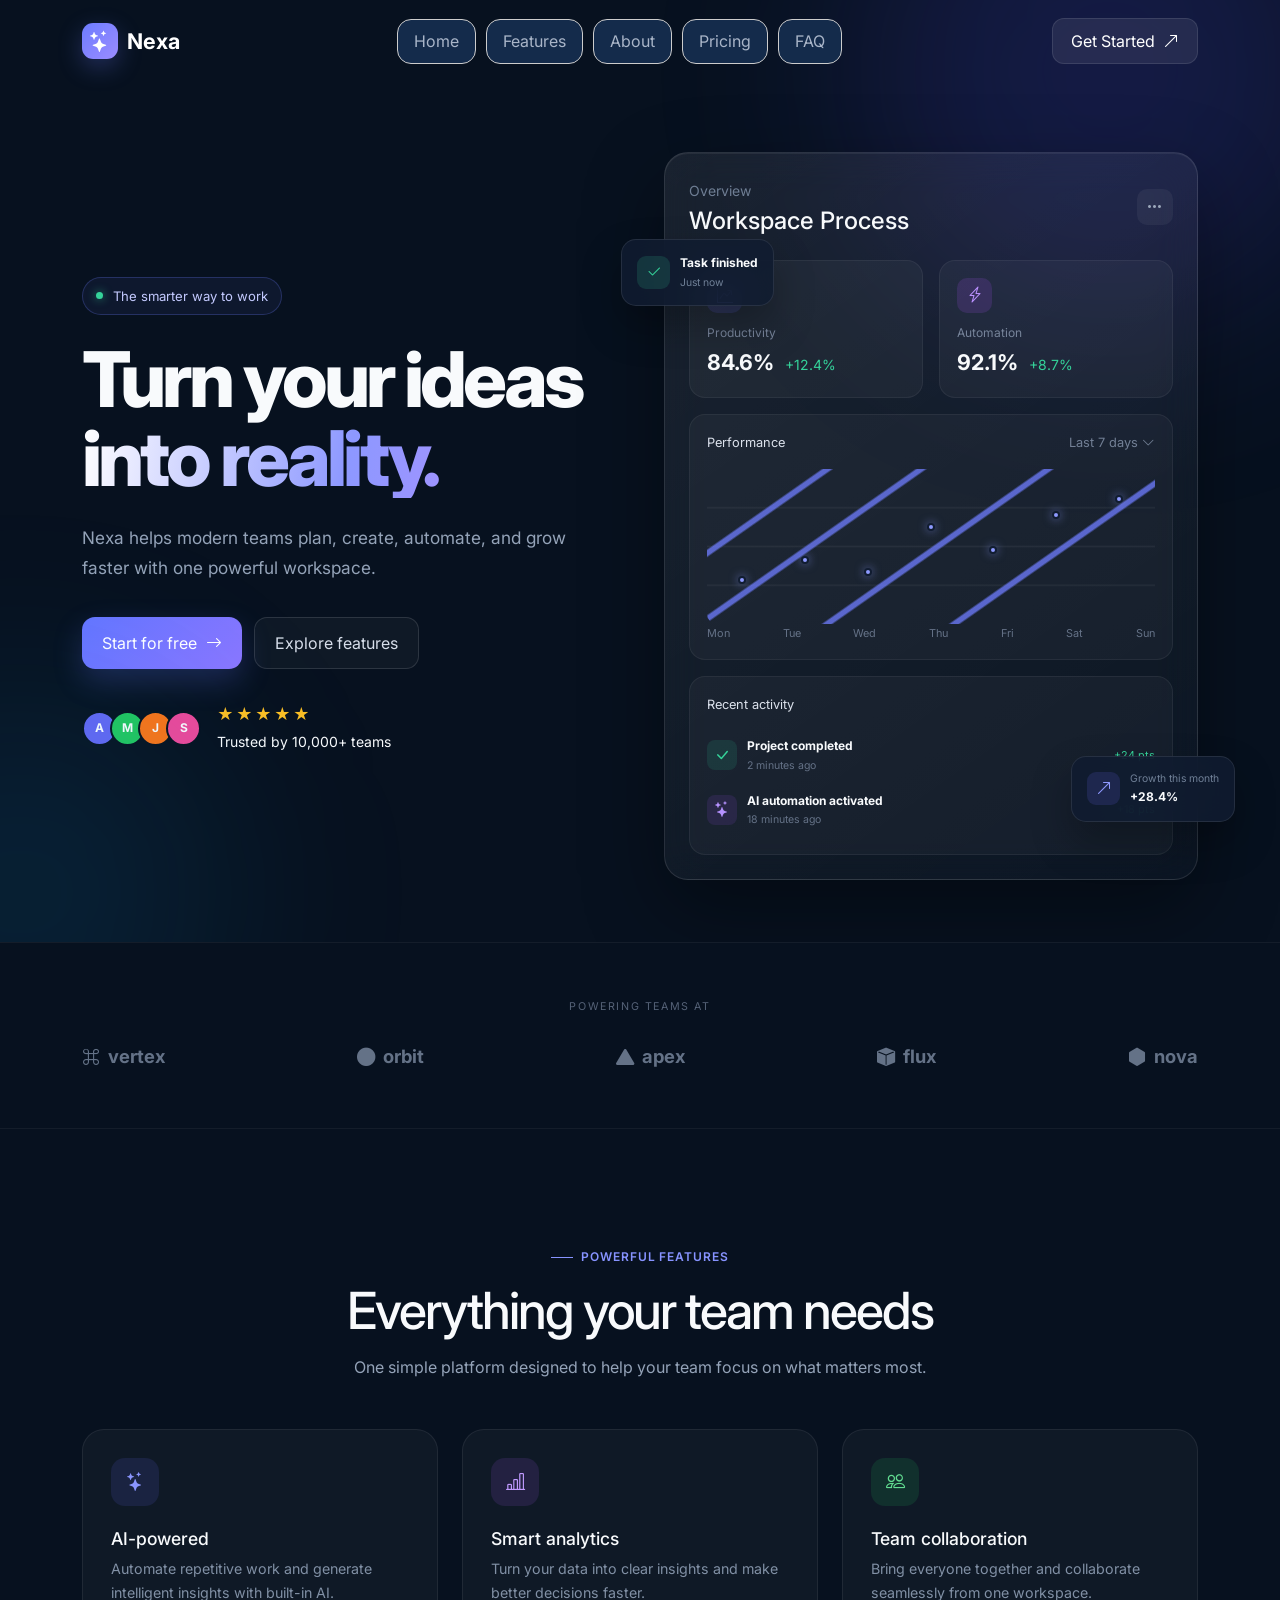
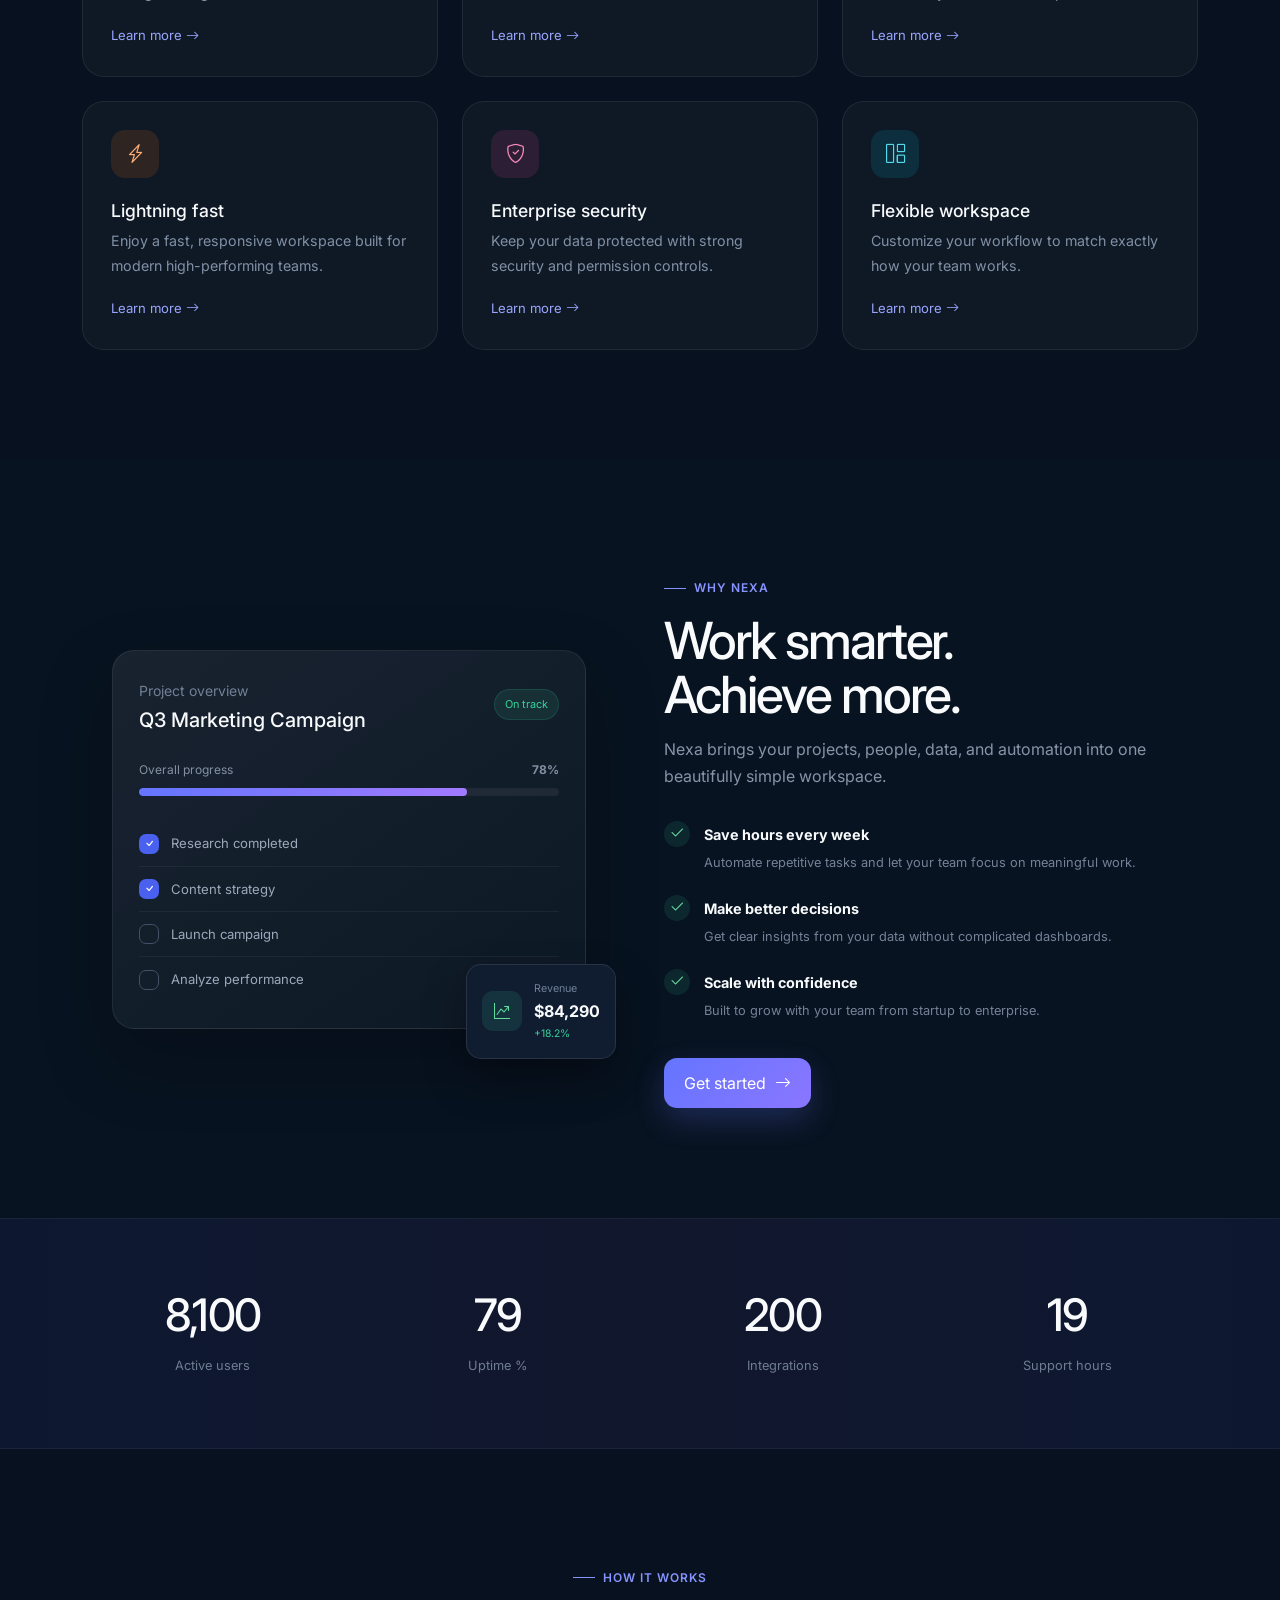
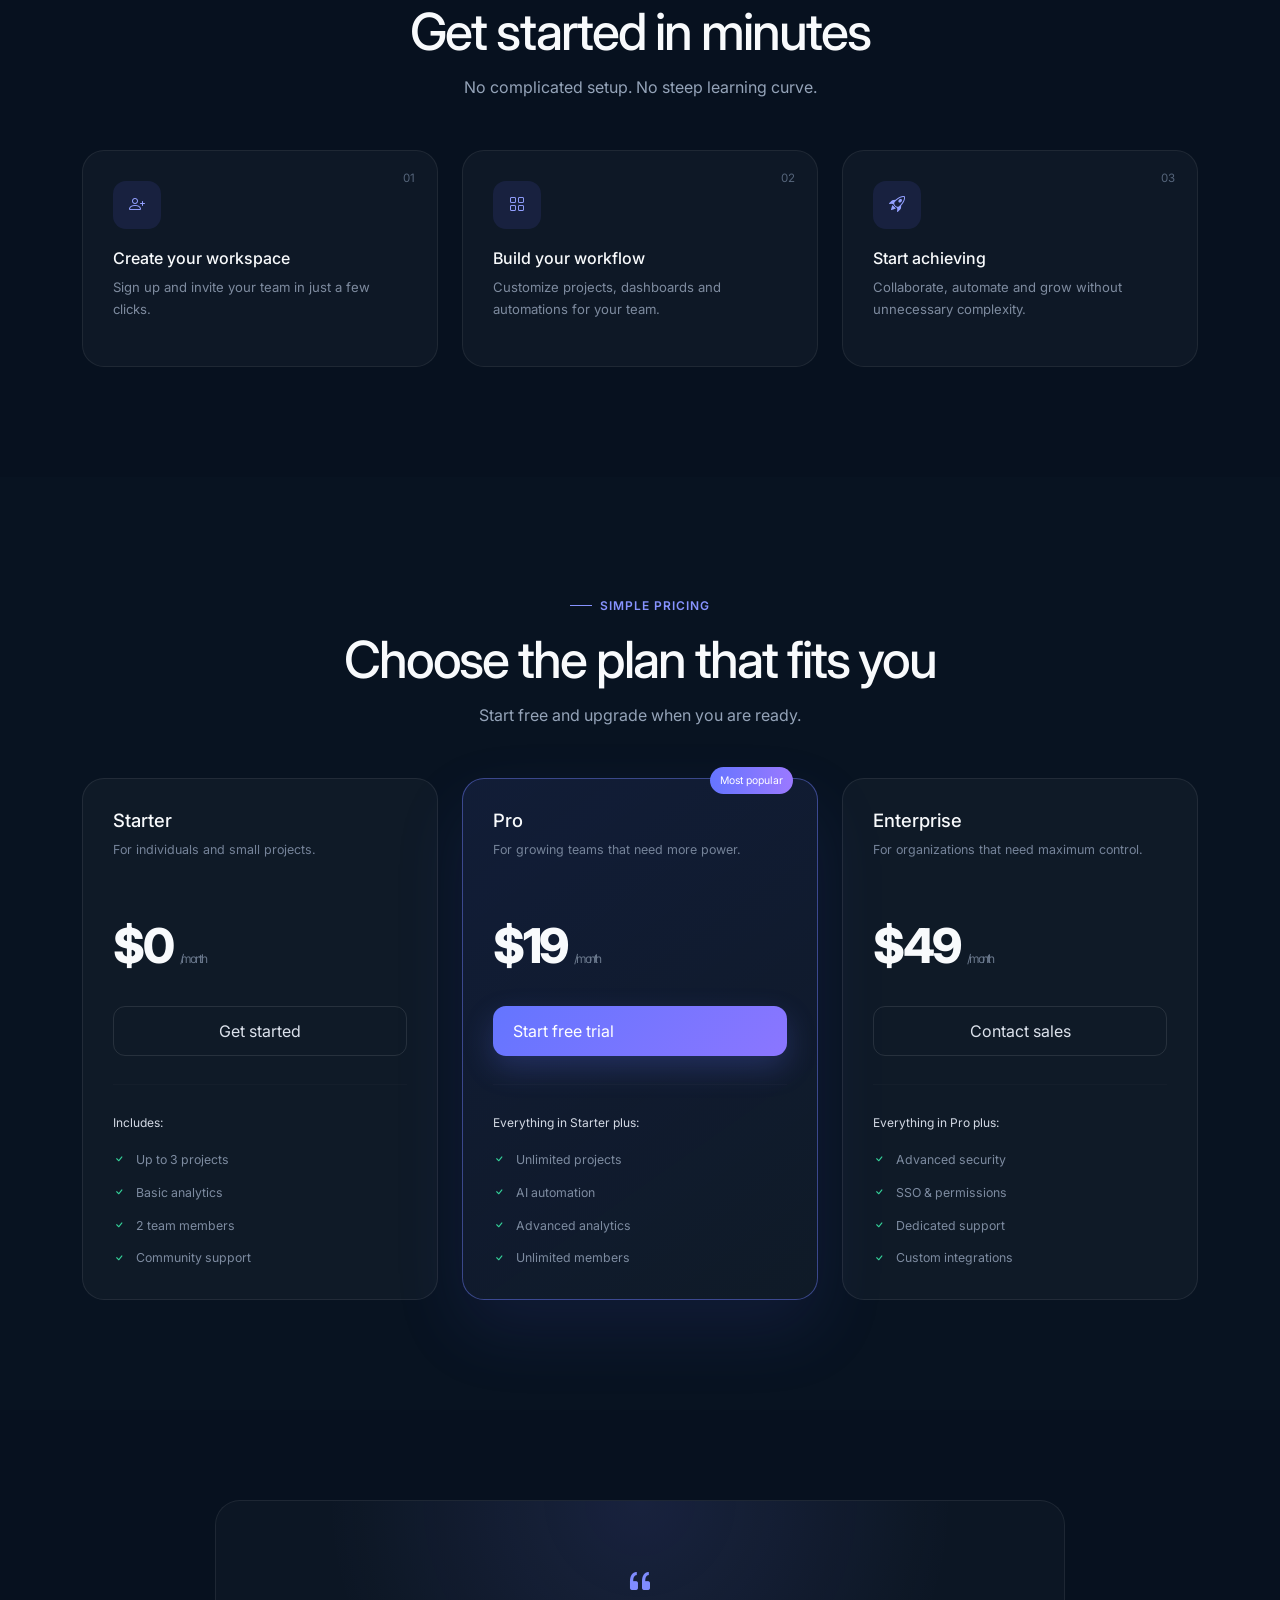
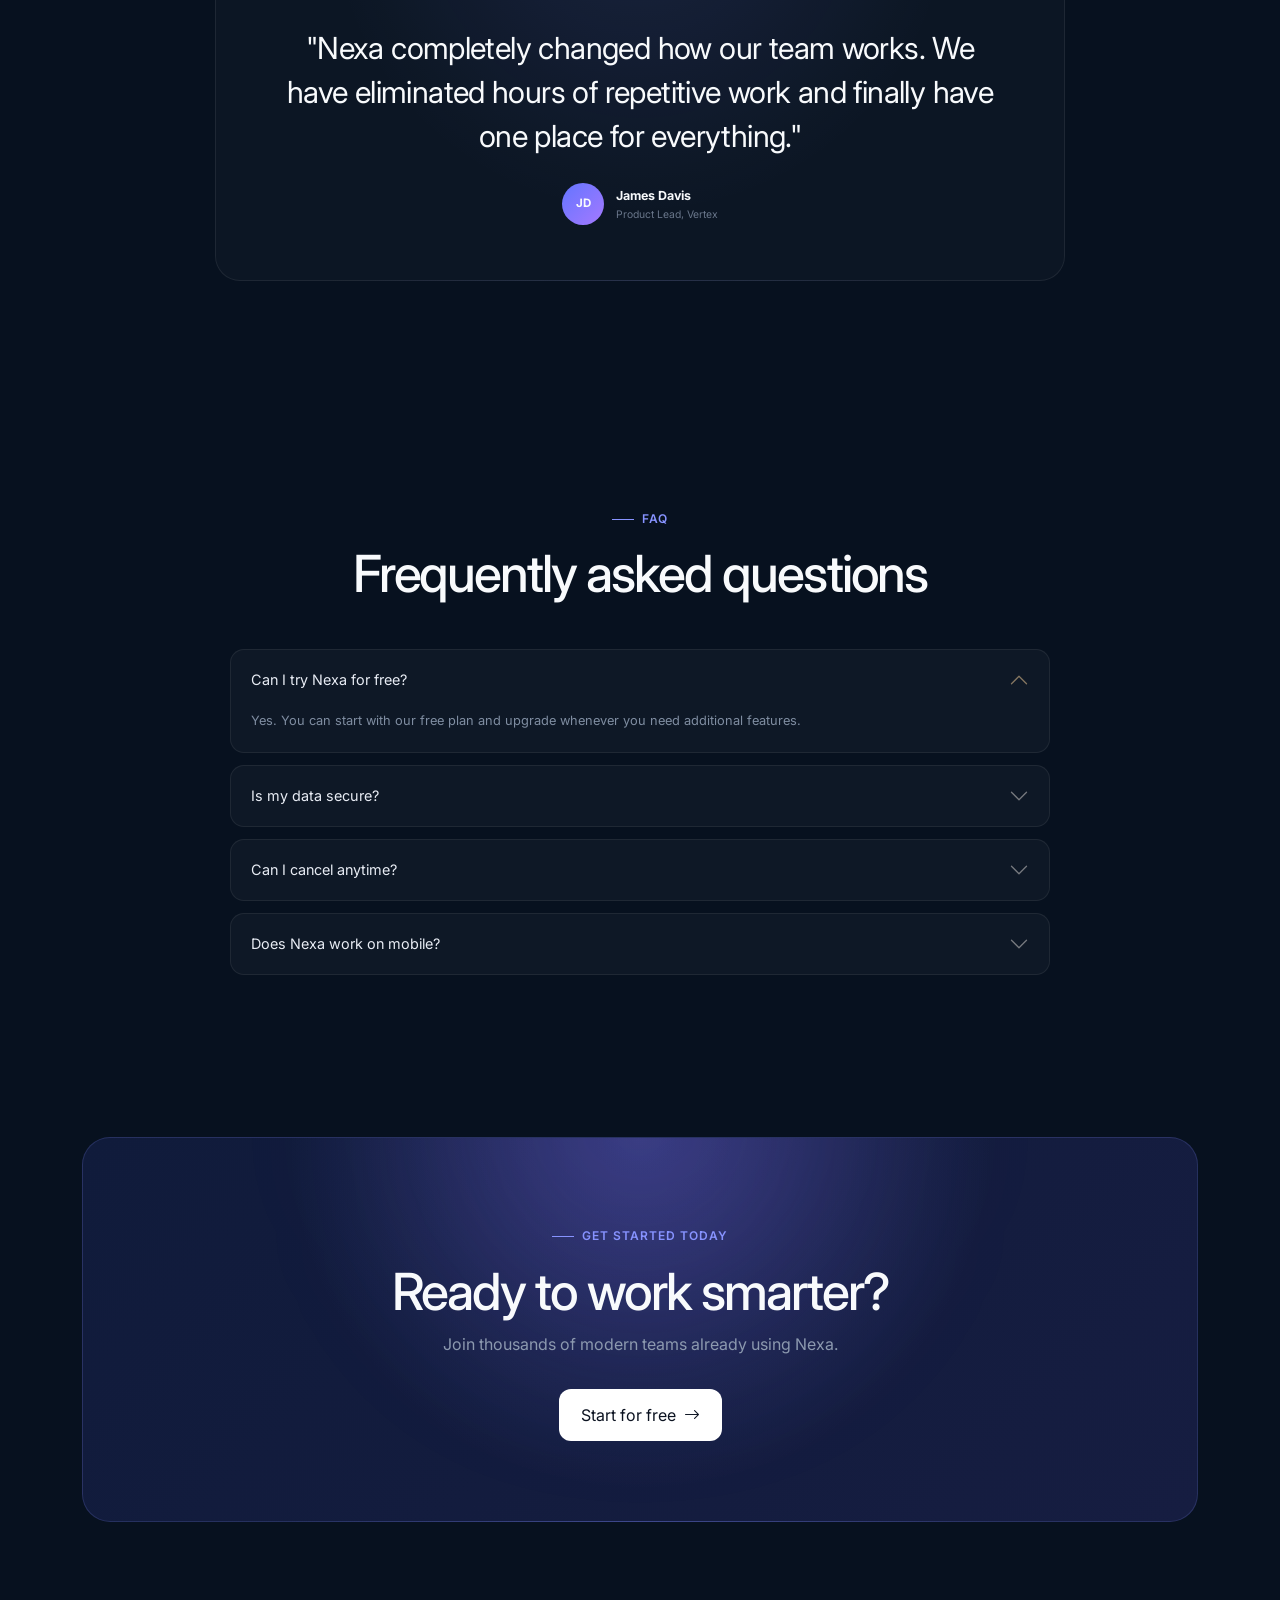
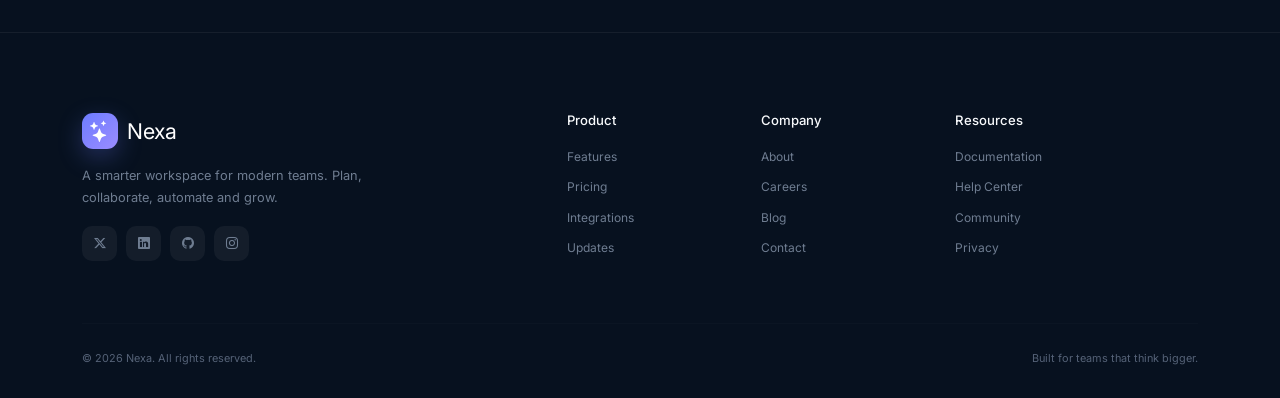
<file: class-4/index.html>
<!DOCTYPE html>
<html lang="en">
<head>
    <meta charset="UTF-8">
    <meta name="viewport" content="width=device-width, initial-scale=1.0">

    <title>Nexa — Smarter Work Starts Here</title>

    <!-- Bootstrap 5 -->
    <link
        href="https://cdn.jsdelivr.net/npm/bootstrap@5.3.3/dist/css/bootstrap.min.css"
        rel="stylesheet"
    >

    <!-- Bootstrap Icons -->
    <link
        rel="stylesheet"
        href="https://cdn.jsdelivr.net/npm/bootstrap-icons@1.11.3/font/bootstrap-icons.min.css"
    >

    <!-- Google Font -->
    <link
        href="https://fonts.googleapis.com/css2?family=Inter:wght@400;500;600;700;800&display=swap"
        rel="stylesheet"
    >

    <!-- Custom CSS -->
    <link rel="stylesheet" href="style.css">
</head>

<body>

<!-- =========================================
     NAVBAR
========================================= -->

<nav class="navbar navbar-expand-lg fixed-top" id="mainNavbar">
    <div class="container">

        <a class="navbar-brand fw-bold" href="#">
            <span class="brand-icon">
                <i class="bi bi-stars"></i>
            </span>
            Nexa
        </a>

        <button
            class="navbar-toggler"
            type="button"
            data-bs-toggle="collapse"
            data-bs-target="#navbarMenu"
        >
            <span class="navbar-toggler-icon"></span>
        </button>

        <div class="collapse navbar-collapse" id="navbarMenu">

            <ul class="navbar-nav mx-auto">

                <li class="nav-item">
                    <a class="nav-link" href="#home">Home</a>
                </li>

                <li class="nav-item">
                    <a class="nav-link" href="#features">Features</a>
                </li>

                <li class="nav-item">
                    <a class="nav-link" href="#about">About</a>
                </li>

                <li class="nav-item">
                    <a class="nav-link" href="#pricing">Pricing</a>
                </li>

                <li class="nav-item">
                    <a class="nav-link" href="#faq">FAQ</a>
                </li>

            </ul>

            <a href="#pricing" class="btn btn-navbar">
                Get Started
                <i class="bi bi-arrow-up-right ms-1"></i>
            </a>

        </div>

    </div>
</nav>


<!-- =========================================
     HERO SECTION
========================================= -->

<section class="hero-section" id="home">

    <div class="hero-glow glow-one"></div>
    <div class="hero-glow glow-two"></div>

    <div class="container">

        <div class="row align-items-center min-vh-100 g-5">

            <!-- Hero text -->
            <div class="col-lg-6">

                <div class="hero-badge">
                    <span class="badge-dot"></span>
                    The smarter way to work
                </div>

                <h1 class="hero-title">
                    Turn your ideas
                    <span>into reality.</span>
                </h1>

                <p class="hero-description">
                    Nexa helps modern teams plan, create, automate,
                    and grow faster with one powerful workspace.
                </p>

                <div class="hero-buttons">

                    <a href="#pricing" class="btn btn-primary-custom">
                        Start for free
                        <i class="bi bi-arrow-right"></i>
                    </a>

                    <a href="#features" class="btn btn-outline-custom">
                        Explore features
                    </a>

                </div>

                <div class="hero-trust">

                    <div class="avatar-group">

                        <div class="avatar avatar-1">A</div>
                        <div class="avatar avatar-2">M</div>
                        <div class="avatar avatar-3">J</div>
                        <div class="avatar avatar-4">S</div>

                    </div>

                    <div>
                        <div class="stars">
                            ★★★★★
                        </div>

                        <small>
                            Trusted by 10,000+ teams
                        </small>
                    </div>

                </div>

            </div>


            <!-- Hero visual -->
            <div class="col-lg-6">

                <div class="dashboard-wrapper">

                    <div class="dashboard-card">

                        <!-- Dashboard top -->
                        <div class="dashboard-top">

                            <div>
                                <small>Overview</small>

                                <h4>
                                    Workspace Process
                                </h4>
                            </div>

                            <div class="dashboard-menu">
                                <i class="bi bi-three-dots"></i>
                            </div>

                        </div>


                        <!-- Stats -->
                        <div class="row g-3 mt-2">

                            <div class="col-6">

                                <div class="mini-stat">

                                    <div class="mini-stat-icon blue">
                                        <i class="bi bi-graph-up-arrow"></i>
                                    </div>

                                    <span>Productivity</span>

                                    <strong>84.6%</strong>

                                    <small class="positive">
                                        +12.4%
                                    </small>

                                </div>

                            </div>


                            <div class="col-6">

                                <div class="mini-stat">

                                    <div class="mini-stat-icon purple">
                                        <i class="bi bi-lightning-charge"></i>
                                    </div>

                                    <span>Automation</span>

                                    <strong>92.1%</strong>

                                    <small class="positive">
                                        +8.7%
                                    </small>

                                </div>

                            </div>

                        </div>


                        <!-- Chart -->
                        <div class="chart-card mt-3">

                            <div class="chart-header">

                                <span>Performance</span>

                                <span class="chart-period">
                                    Last 7 days
                                    <i class="bi bi-chevron-down"></i>
                                </span>

                            </div>

                            <div class="chart">

                                <div class="chart-line"></div>

                                <div class="chart-grid grid-1"></div>
                                <div class="chart-grid grid-2"></div>
                                <div class="chart-grid grid-3"></div>
                                <div class="chart-grid grid-4"></div>

                                <div class="chart-point point-1"></div>
                                <div class="chart-point point-2"></div>
                                <div class="chart-point point-3"></div>
                                <div class="chart-point point-4"></div>
                                <div class="chart-point point-5"></div>
                                <div class="chart-point point-6"></div>
                                <div class="chart-point point-7"></div>

                            </div>

                            <div class="chart-days">
                                <span>Mon</span>
                                <span>Tue</span>
                                <span>Wed</span>
                                <span>Thu</span>
                                <span>Fri</span>
                                <span>Sat</span>
                                <span>Sun</span>
                            </div>

                        </div>


                        <!-- Bottom -->
                        <div class="activity-card mt-3">

                            <div class="activity-title">
                                Recent activity
                            </div>

                            <div class="activity-item">

                                <div class="activity-icon">
                                    <i class="bi bi-check-lg"></i>
                                </div>

                                <div>
                                    <strong>Project completed</strong>
                                    <small>2 minutes ago</small>
                                </div>

                                <span>+24 pts</span>

                            </div>

                            <div class="activity-item">

                                <div class="activity-icon purple-bg">
                                    <i class="bi bi-stars"></i>
                                </div>

                                <div>
                                    <strong>AI automation activated</strong>
                                    <small>18 minutes ago</small>
                                </div>

                                <span>+18 pts</span>

                            </div>

                        </div>

                    </div>


                    <!-- Floating card -->
                    <div class="floating-card floating-success">

                        <div class="floating-icon">
                            <i class="bi bi-check2"></i>
                        </div>

                        <div>
                            <strong>Task finished</strong>
                            <small>Just now</small>
                        </div>

                    </div>


                    <!-- Floating stats -->
                    <div class="floating-card floating-growth">

                        <div class="growth-icon">
                            <i class="bi bi-arrow-up-right"></i>
                        </div>

                        <div>
                            <small>Growth this month</small>
                            <strong>+28.4%</strong>
                        </div>

                    </div>

                </div>

            </div>

        </div>

    </div>

</section>


<!-- =========================================
     LOGOS
========================================= -->

<section class="trusted-section">

    <div class="container">

        <p class="trusted-text">
            POWERING TEAMS AT
        </p>

        <div class="logo-row">

            <span>
                <i class="bi bi-command"></i>
                vertex
            </span>

            <span>
                <i class="bi bi-circle-fill"></i>
                orbit
            </span>

            <span>
                <i class="bi bi-triangle-fill"></i>
                apex
            </span>

            <span>
                <i class="bi bi-box-fill"></i>
                flux
            </span>

            <span>
                <i class="bi bi-hexagon-fill"></i>
                nova
            </span>

        </div>

    </div>

</section>


<!-- =========================================
     FEATURES
========================================= -->

<section class="section-padding" id="features">

    <div class="container">

        <div class="section-heading text-center">

            <div class="section-label">
                <span></span>
                Powerful features
            </div>

            <h2>
                Everything your team needs
            </h2>

            <p>
                One simple platform designed to help your team
                focus on what matters most.
            </p>

        </div>


        <div class="row g-4 mt-4">

            <div class="col-md-6 col-lg-4">

                <div class="feature-card">

                    <div class="feature-icon blue-icon">
                        <i class="bi bi-stars"></i>
                    </div>

                    <h4>
                        AI-powered
                    </h4>

                    <p>
                        Automate repetitive work and generate
                        intelligent insights with built-in AI.
                    </p>

                    <a href="#">
                        Learn more
                        <i class="bi bi-arrow-right"></i>
                    </a>

                </div>

            </div>


            <div class="col-md-6 col-lg-4">

                <div class="feature-card">

                    <div class="feature-icon purple-icon">
                        <i class="bi bi-bar-chart-line"></i>
                    </div>

                    <h4>
                        Smart analytics
                    </h4>

                    <p>
                        Turn your data into clear insights and
                        make better decisions faster.
                    </p>

                    <a href="#">
                        Learn more
                        <i class="bi bi-arrow-right"></i>
                    </a>

                </div>

            </div>


            <div class="col-md-6 col-lg-4">

                <div class="feature-card">

                    <div class="feature-icon green-icon">
                        <i class="bi bi-people"></i>
                    </div>

                    <h4>
                        Team collaboration
                    </h4>

                    <p>
                        Bring everyone together and collaborate
                        seamlessly from one workspace.
                    </p>

                    <a href="#">
                        Learn more
                        <i class="bi bi-arrow-right"></i>
                    </a>

                </div>

            </div>


            <div class="col-md-6 col-lg-4">

                <div class="feature-card">

                    <div class="feature-icon orange-icon">
                        <i class="bi bi-lightning-charge"></i>
                    </div>

                    <h4>
                        Lightning fast
                    </h4>

                    <p>
                        Enjoy a fast, responsive workspace built
                        for modern high-performing teams.
                    </p>

                    <a href="#">
                        Learn more
                        <i class="bi bi-arrow-right"></i>
                    </a>

                </div>

            </div>


            <div class="col-md-6 col-lg-4">

                <div class="feature-card">

                    <div class="feature-icon pink-icon">
                        <i class="bi bi-shield-check"></i>
                    </div>

                    <h4>
                        Enterprise security
                    </h4>

                    <p>
                        Keep your data protected with strong
                        security and permission controls.
                    </p>

                    <a href="#">
                        Learn more
                        <i class="bi bi-arrow-right"></i>
                    </a>

                </div>

            </div>


            <div class="col-md-6 col-lg-4">

                <div class="feature-card">

                    <div class="feature-icon cyan-icon">
                        <i class="bi bi-grid-1x2"></i>
                    </div>

                    <h4>
                        Flexible workspace
                    </h4>

                    <p>
                        Customize your workflow to match exactly
                        how your team works.
                    </p>

                    <a href="#">
                        Learn more
                        <i class="bi bi-arrow-right"></i>
                    </a>

                </div>

            </div>

        </div>

    </div>

</section>


<!-- =========================================
     ABOUT
========================================= -->

<section class="about-section section-padding" id="about">

    <div class="container">

        <div class="row align-items-center g-5">

            <div class="col-lg-6">

                <div class="about-visual">

                    <div class="about-main-card">

                        <div class="about-card-header">

                            <div>
                                <small>Project overview</small>
                                <h5>Q3 Marketing Campaign</h5>
                            </div>

                            <span class="status-badge">
                                On track
                            </span>

                        </div>

                        <div class="progress-container">

                            <div class="progress-label">
                                <span>Overall progress</span>
                                <strong>78%</strong>
                            </div>

                            <div class="progress">
                                <div class="progress-bar" style="width: 78%"></div>
                            </div>

                        </div>

                        <div class="task-list">

                            <div class="task">
                                <div class="task-check done">
                                    <i class="bi bi-check"></i>
                                </div>

                                <span>Research completed</span>
                            </div>

                            <div class="task">
                                <div class="task-check done">
                                    <i class="bi bi-check"></i>
                                </div>

                                <span>Content strategy</span>
                            </div>

                            <div class="task">
                                <div class="task-check">
                                </div>

                                <span>Launch campaign</span>
                            </div>

                            <div class="task">
                                <div class="task-check">
                                </div>

                                <span>Analyze performance</span>
                            </div>

                        </div>

                    </div>


                    <div class="about-mini-card">

                        <div class="mini-icon">
                            <i class="bi bi-graph-up-arrow"></i>
                        </div>

                        <div>
                            <small>Revenue</small>
                            <strong>$84,290</strong>
                            <span>+18.2%</span>
                        </div>

                    </div>

                </div>

            </div>


            <div class="col-lg-6">

                <div class="section-label">
                    <span></span>
                    Why Nexa
                </div>

                <h2 class="about-title">
                    Work smarter.
                    <br>
                    Achieve more.
                </h2>

                <p class="about-text">
                    Nexa brings your projects, people, data,
                    and automation into one beautifully simple
                    workspace.
                </p>


                <div class="about-list">

                    <div class="about-list-item">

                        <div class="check-circle">
                            <i class="bi bi-check2"></i>
                        </div>

                        <div>
                            <strong>Save hours every week</strong>
                            <p>
                                Automate repetitive tasks and let
                                your team focus on meaningful work.
                            </p>
                        </div>

                    </div>


                    <div class="about-list-item">

                        <div class="check-circle">
                            <i class="bi bi-check2"></i>
                        </div>

                        <div>
                            <strong>Make better decisions</strong>
                            <p>
                                Get clear insights from your data
                                without complicated dashboards.
                            </p>
                        </div>

                    </div>


                    <div class="about-list-item">

                        <div class="check-circle">
                            <i class="bi bi-check2"></i>
                        </div>

                        <div>
                            <strong>Scale with confidence</strong>
                            <p>
                                Built to grow with your team from
                                startup to enterprise.
                            </p>
                        </div>

                    </div>

                </div>


                <a href="#pricing" class="btn btn-primary-custom mt-3">
                    Get started
                    <i class="bi bi-arrow-right"></i>
                </a>

            </div>

        </div>

    </div>

</section>


<!-- =========================================
     STATS
========================================= -->

<section class="stats-section">

    <div class="container">

        <div class="row g-4 text-center">

            <div class="col-6 col-lg-3">

                <div class="stat-item">

                    <h3 data-target="10000">0</h3>

                    <span>Active users</span>

                </div>

            </div>


            <div class="col-6 col-lg-3">

                <div class="stat-item">

                    <h3 data-target="99">0</h3>

                    <span>Uptime %</span>

                </div>

            </div>


            <div class="col-6 col-lg-3">

                <div class="stat-item">

                    <h3 data-target="250">0</h3>

                    <span>Integrations</span>

                </div>

            </div>


            <div class="col-6 col-lg-3">

                <div class="stat-item">

                    <h3 data-target="24">0</h3>

                    <span>Support hours</span>

                </div>

            </div>

        </div>

    </div>

</section>


<!-- =========================================
     HOW IT WORKS
========================================= -->

<section class="section-padding">

    <div class="container">

        <div class="section-heading text-center">

            <div class="section-label">
                <span></span>
                How it works
            </div>

            <h2>
                Get started in minutes
            </h2>

            <p>
                No complicated setup. No steep learning curve.
            </p>

        </div>


        <div class="row g-4 mt-4">

            <div class="col-md-4">

                <div class="step-card">

                    <div class="step-number">
                        01
                    </div>

                    <div class="step-icon">
                        <i class="bi bi-person-plus"></i>
                    </div>

                    <h4>
                        Create your workspace
                    </h4>

                    <p>
                        Sign up and invite your team in just a
                        few clicks.
                    </p>

                </div>

            </div>


            <div class="col-md-4">

                <div class="step-card">

                    <div class="step-number">
                        02
                    </div>

                    <div class="step-icon">
                        <i class="bi bi-grid"></i>
                    </div>

                    <h4>
                        Build your workflow
                    </h4>

                    <p>
                        Customize projects, dashboards and
                        automations for your team.
                    </p>

                </div>

            </div>


            <div class="col-md-4">

                <div class="step-card">

                    <div class="step-number">
                        03
                    </div>

                    <div class="step-icon">
                        <i class="bi bi-rocket-takeoff"></i>
                    </div>

                    <h4>
                        Start achieving
                    </h4>

                    <p>
                        Collaborate, automate and grow without
                        unnecessary complexity.
                    </p>

                </div>

            </div>

        </div>

    </div>

</section>


<!-- =========================================
     PRICING
========================================= -->

<section class="pricing-section section-padding" id="pricing">

    <div class="container">

        <div class="section-heading text-center">

            <div class="section-label">
                <span></span>
                Simple pricing
            </div>

            <h2>
                Choose the plan that fits you
            </h2>

            <p>
                Start free and upgrade when you are ready.
            </p>

        </div>


        <div class="row justify-content-center g-4 mt-4">

            <!-- Starter -->
            <div class="col-md-6 col-lg-4">

                <div class="pricing-card">

                    <h4>Starter</h4>

                    <p class="pricing-description">
                        For individuals and small projects.
                    </p>

                    <div class="price">
                        $0
                        <span>/month</span>
                    </div>

                    <a href="#" class="btn pricing-btn">
                        Get started
                    </a>

                    <hr>

                    <p class="included">
                        Includes:
                    </p>

                    <div class="pricing-features">

                        <span>
                            <i class="bi bi-check"></i>
                            Up to 3 projects
                        </span>

                        <span>
                            <i class="bi bi-check"></i>
                            Basic analytics
                        </span>

                        <span>
                            <i class="bi bi-check"></i>
                            2 team members
                        </span>

                        <span>
                            <i class="bi bi-check"></i>
                            Community support
                        </span>

                    </div>

                </div>

            </div>


            <!-- Pro -->
            <div class="col-md-6 col-lg-4">

                <div class="pricing-card popular">

                    <div class="popular-badge">
                        Most popular
                    </div>

                    <h4>Pro</h4>

                    <p class="pricing-description">
                        For growing teams that need more power.
                    </p>

                    <div class="price">
                        $19
                        <span>/month</span>
                    </div>

                    <a href="#" class="btn btn-primary-custom w-100">
                        Start free trial
                    </a>

                    <hr>

                    <p class="included">
                        Everything in Starter plus:
                    </p>

                    <div class="pricing-features">

                        <span>
                            <i class="bi bi-check"></i>
                            Unlimited projects
                        </span>

                        <span>
                            <i class="bi bi-check"></i>
                            AI automation
                        </span>

                        <span>
                            <i class="bi bi-check"></i>
                            Advanced analytics
                        </span>

                        <span>
                            <i class="bi bi-check"></i>
                            Unlimited members
                        </span>

                    </div>

                </div>

            </div>


            <!-- Enterprise -->
            <div class="col-md-6 col-lg-4">

                <div class="pricing-card">

                    <h4>Enterprise</h4>

                    <p class="pricing-description">
                        For organizations that need maximum control.
                    </p>

                    <div class="price">
                        $49
                        <span>/month</span>
                    </div>

                    <a href="#" class="btn pricing-btn">
                        Contact sales
                    </a>

                    <hr>

                    <p class="included">
                        Everything in Pro plus:
                    </p>

                    <div class="pricing-features">

                        <span>
                            <i class="bi bi-check"></i>
                            Advanced security
                        </span>

                        <span>
                            <i class="bi bi-check"></i>
                            SSO & permissions
                        </span>

                        <span>
                            <i class="bi bi-check"></i>
                            Dedicated support
                        </span>

                        <span>
                            <i class="bi bi-check"></i>
                            Custom integrations
                        </span>

                    </div>

                </div>

            </div>

        </div>

    </div>

</section>


<!-- =========================================
     TESTIMONIAL
========================================= -->

<section class="testimonial-section section-padding">

    <div class="container">

        <div class="testimonial-box">

            <div class="quote-icon">
                <i class="bi bi-quote"></i>
            </div>

            <p class="testimonial-text">
                "Nexa completely changed how our team works.
                We have eliminated hours of repetitive work and
                finally have one place for everything."
            </p>

            <div class="testimonial-person">

                <div class="person-avatar">
                    JD
                </div>

                <div>
                    <strong>James Davis</strong>
                    <span>Product Lead, Vertex</span>
                </div>

            </div>

        </div>

    </div>

</section>


<!-- =========================================
     FAQ
========================================= -->

<section class="section-padding" id="faq">

    <div class="container">

        <div class="section-heading text-center">

            <div class="section-label">
                <span></span>
                FAQ
            </div>

            <h2>
                Frequently asked questions
            </h2>

        </div>


        <div class="accordion faq-wrapper mx-auto mt-5" id="faqAccordion">

            <div class="accordion-item">

                <h2 class="accordion-header">

                    <button
                        class="accordion-button"
                        type="button"
                        data-bs-toggle="collapse"
                        data-bs-target="#faqOne"
                    >
                        Can I try Nexa for free?
                    </button>

                </h2>

                <div
                    id="faqOne"
                    class="accordion-collapse collapse show"
                    data-bs-parent="#faqAccordion"
                >

                    <div class="accordion-body">
                        Yes. You can start with our free plan and
                        upgrade whenever you need additional features.
                    </div>

                </div>

            </div>


            <div class="accordion-item">

                <h2 class="accordion-header">

                    <button
                        class="accordion-button collapsed"
                        type="button"
                        data-bs-toggle="collapse"
                        data-bs-target="#faqTwo"
                    >
                        Is my data secure?
                    </button>

                </h2>

                <div
                    id="faqTwo"
                    class="accordion-collapse collapse"
                    data-bs-parent="#faqAccordion"
                >

                    <div class="accordion-body">
                        Nexa is designed with modern security practices
                        and access controls to help protect your information.
                    </div>

                </div>

            </div>


            <div class="accordion-item">

                <h2 class="accordion-header">

                    <button
                        class="accordion-button collapsed"
                        type="button"
                        data-bs-toggle="collapse"
                        data-bs-target="#faqThree"
                    >
                        Can I cancel anytime?
                    </button>

                </h2>

                <div
                    id="faqThree"
                    class="accordion-collapse collapse"
                    data-bs-parent="#faqAccordion"
                >

                    <div class="accordion-body">
                        Yes. You can change or cancel your subscription
                        whenever you want.
                    </div>

                </div>

            </div>


            <div class="accordion-item">

                <h2 class="accordion-header">

                    <button
                        class="accordion-button collapsed"
                        type="button"
                        data-bs-toggle="collapse"
                        data-bs-target="#faqFour"
                    >
                        Does Nexa work on mobile?
                    </button>

                </h2>

                <div
                    id="faqFour"
                    class="accordion-collapse collapse"
                    data-bs-parent="#faqAccordion"
                >

                    <div class="accordion-body">
                        Yes. The interface is fully responsive and works
                        across desktop, tablet and mobile devices.
                    </div>

                </div>

            </div>

        </div>

    </div>

</section>


<!-- =========================================
     CTA
========================================= -->

<section class="cta-section">

    <div class="container">

        <div class="cta-box">

            <div class="cta-glow"></div>

            <div class="position-relative">

                <div class="section-label justify-content-center">
                    <span></span>
                    Get started today
                </div>

                <h2>
                    Ready to work smarter?
                </h2>

                <p>
                    Join thousands of modern teams already using Nexa.
                </p>

                <a href="#pricing" class="btn btn-light-custom">
                    Start for free
                    <i class="bi bi-arrow-right"></i>
                </a>

            </div>

        </div>

    </div>

</section>


<!-- =========================================
     FOOTER
========================================= -->

<footer class="footer">

    <div class="container">

        <div class="row g-5">

            <div class="col-lg-5">

                <a href="#" class="footer-brand">
                    <span class="brand-icon">
                        <i class="bi bi-stars"></i>
                    </span>
                    Nexa
                </a>

                <p>
                    A smarter workspace for modern teams.
                    Plan, collaborate, automate and grow.
                </p>

                <div class="social-links">

                    <a href="#">
                        <i class="bi bi-twitter-x"></i>
                    </a>

                    <a href="#">
                        <i class="bi bi-linkedin"></i>
                    </a>

                    <a href="#">
                        <i class="bi bi-github"></i>
                    </a>

                    <a href="#">
                        <i class="bi bi-instagram"></i>
                    </a>

                </div>

            </div>


            <div class="col-6 col-lg-2">

                <h5>Product</h5>

                <a href="#features">Features</a>
                <a href="#pricing">Pricing</a>
                <a href="#">Integrations</a>
                <a href="#">Updates</a>

            </div>


            <div class="col-6 col-lg-2">

                <h5>Company</h5>

                <a href="#about">About</a>
                <a href="#">Careers</a>
                <a href="#">Blog</a>
                <a href="#">Contact</a>

            </div>


            <div class="col-6 col-lg-3">

                <h5>Resources</h5>

                <a href="#">Documentation</a>
                <a href="#">Help Center</a>
                <a href="#">Community</a>
                <a href="#">Privacy</a>

            </div>

        </div>


        <hr>

        <div class="footer-bottom">

            <span>
                © 2026 Nexa. All rights reserved.
            </span>

            <span>
                Built for teams that think bigger.
            </span>

        </div>

    </div>

</footer>


<!-- Bootstrap JS -->
<script
    src="https://cdn.jsdelivr.net/npm/bootstrap@5.3.3/dist/js/bootstrap.bundle.min.js">
</script>

<!-- Custom JS -->
<script src="script.js"></script>

</body>
</html>
</file>
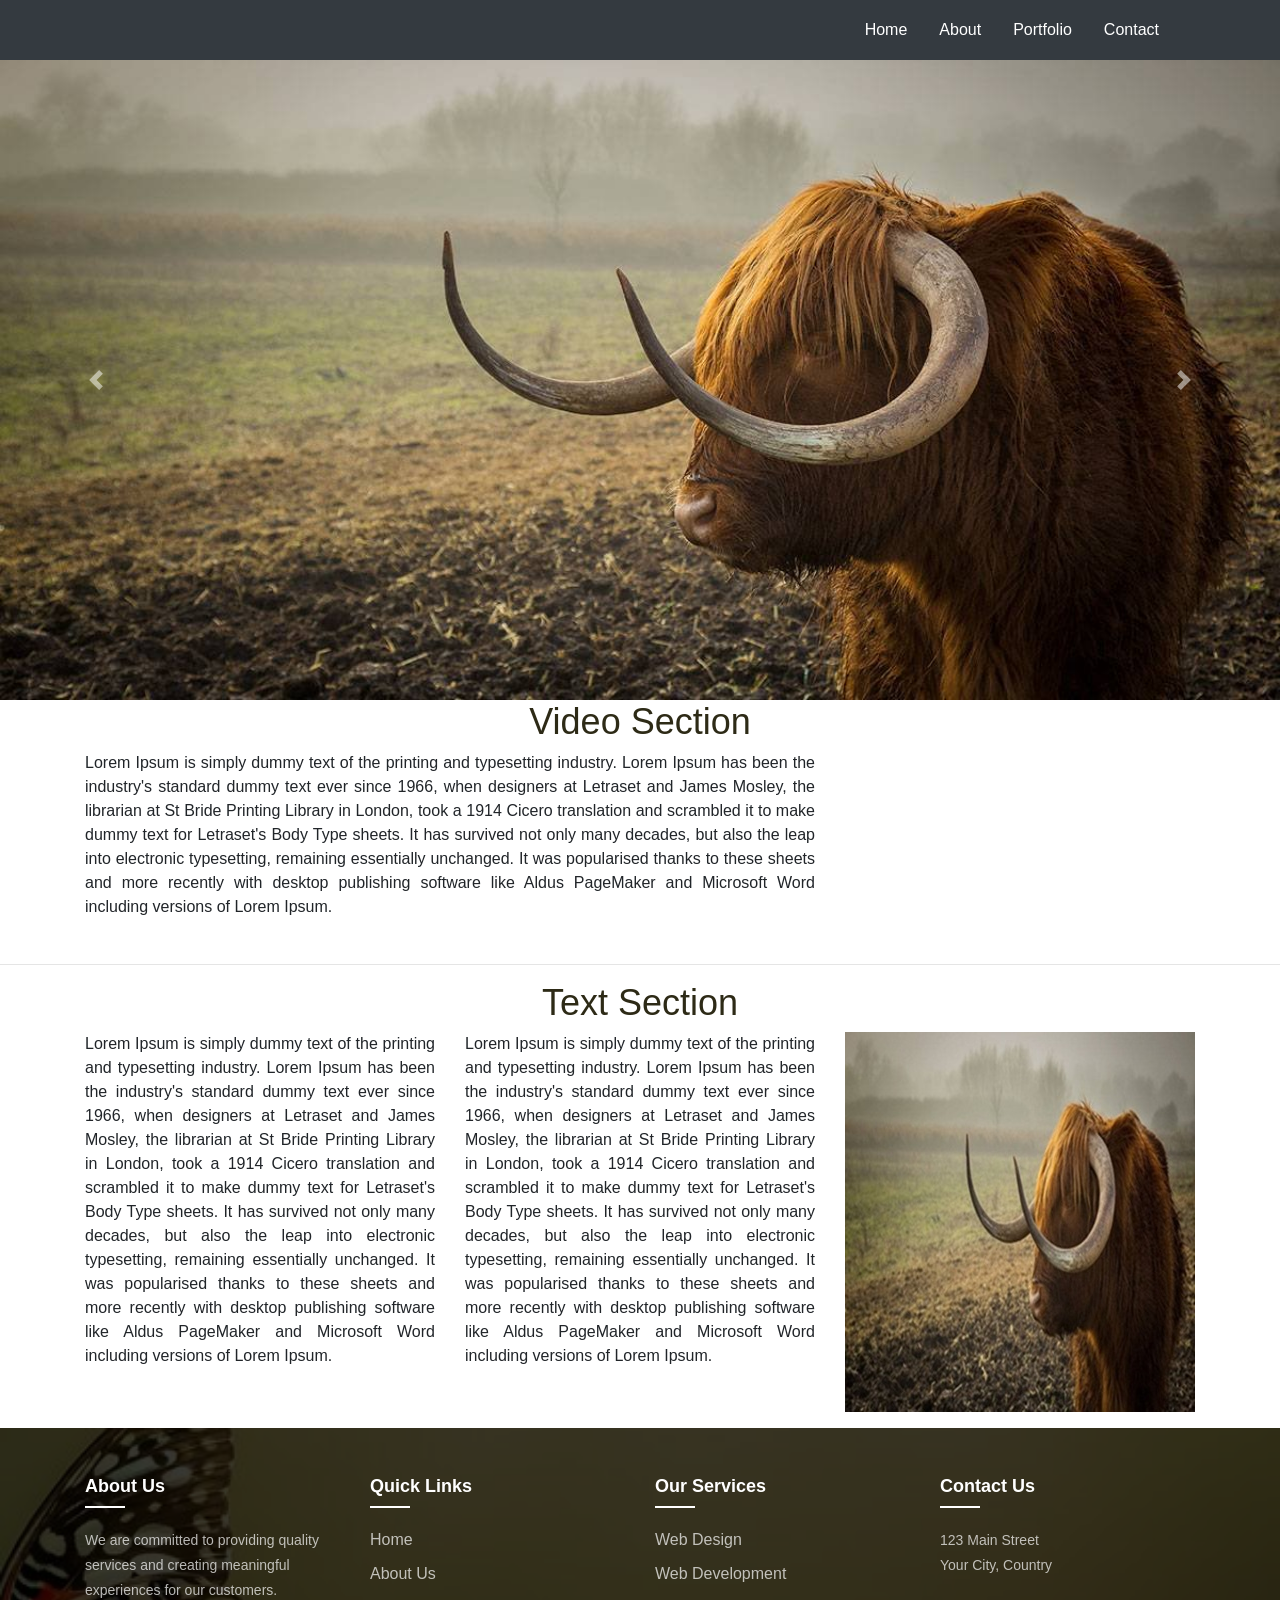
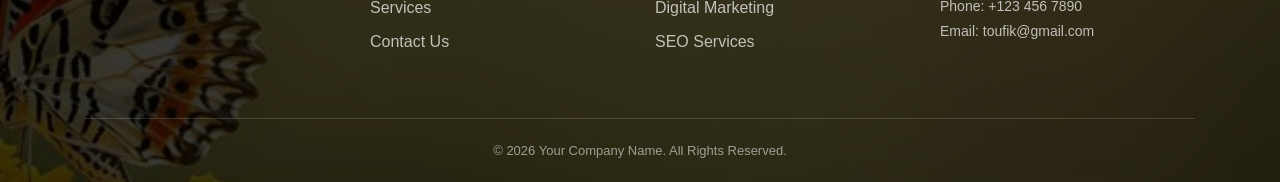
<file: class-5/index.html>
<!doctype html>
<html lang="en">
  <head>
    <!-- Required meta tags -->
    <meta charset="utf-8">
    <meta name="viewport" content="width=device-width, initial-scale=1, shrink-to-fit=no">

    <!-- Bootstrap CSS -->
    <link rel="stylesheet" href="https://cdn.jsdelivr.net/npm/bootstrap@4.1.3/dist/css/bootstrap.min.css" integrity="sha384-MCw98/SFnGE8fJT3GXwEOngsV7Zt27NXFoaoApmYm81iuXoPkFOJwJ8ERdknLPMO" crossorigin="anonymous">

    <title>Hello, world!</title>
	<link rel="stylesheet" href="https://cdn.jsdelivr.net/npm/bootstrap@4.1.3/dist/css/bootstrap.min.css">

	<link rel="stylesheet" href="css/style.css">
  </head>
  <body>
  
  <!--- Menu start -------------->

	
<nav class="bg-dark">
	<div class="container">
	
		<ul class="nav justify-content-end ">
		  <li class="nav-item">
			<a class="nav-link active text-white" href="#">Home</a>
		  </li>
		  <li class="nav-item">
			<a class="nav-link text-white" href="#">About</a>
		  </li>
		  <li class="nav-item">
			<a class="nav-link text-white" href="#">Portfolio</a>
		  </li>
		  <li class="nav-item">
			<a class="nav-link text-white" href="#">Contact</a>
		  </li>
		</ul>
		
	</div>
</nav>
	  <!--- Menu End -------------->
	
	<!-------- Slider start --------------->
	<div id="carouselExampleControls" class="carousel slide" data-ride="carousel">
	  <div class="carousel-inner">
		<div class="carousel-item active">
		  <img class="d-block w-100" src="img/slider-1.jpg" alt="First slide">
		</div>
		<div class="carousel-item">
		  <img class="d-block w-100" src="img/slider-2.jpg" alt="Second slide">
		</div>
		<div class="carousel-item">
		  <img class="d-block w-100" src="img/slider-3.jpg" alt="Third slide">
		</div>
	  </div>
	  <a class="carousel-control-prev" href="#carouselExampleControls" role="button" data-slide="prev">
		<span class="carousel-control-prev-icon" aria-hidden="true"></span>
		<span class="sr-only">Previous</span>
	  </a>
	  <a class="carousel-control-next" href="#carouselExampleControls" role="button" data-slide="next">
		<span class="carousel-control-next-icon" aria-hidden="true"></span>
		<span class="sr-only">Next</span>
	  </a>
	</div>
	
	
	<!-------- Slider End --------------->
	
	
	<!-------- Video Section Start --------------->
	<section class="container" id="">
	
	
		<div class="row">
			<h2 class="col-md-12 text-center sec-title">Video Section</h2>
		
		</div>
	
		<div class="row">
			<div class="col-md-8"> 
				<p class="jack">
					Lorem Ipsum is simply dummy text of the printing and typesetting industry. Lorem Ipsum has been the industry's standard dummy text ever since 1966, when designers at Letraset and James Mosley, the librarian at St Bride Printing Library in London, took a 1914 Cicero translation and scrambled it to make dummy text for Letraset's Body Type sheets. It has survived not only many decades, but also the leap into electronic typesetting, remaining essentially unchanged. It was popularised thanks to these sheets and more recently with desktop publishing software like Aldus PageMaker and Microsoft Word including versions of Lorem Ipsum.
				
				</p>
			</div>				
			
			<div class="col-md-4"> 
				<div class="embed-responsive embed-responsive-16by9">
				  <iframe class="embed-responsive-item" src="https://www.youtube.com/embed/zpOULjyy-n8?rel=0" allowfullscreen></iframe>
				</div>
			</div>
		
		
		</div> <!-- Row end -->
	
	
	
	
	</section>
	
	<!-------- Video Section End --------------->

	<hr>
	
	<!-------- Text Section Start --------------->
	<section class="container" id="">
	
	
		<div class="row">
			<h2 class="col-md-12 text-center sec-title">Text Section</h2>
		
		</div>
	
		<div class="row">
			<div class="col-md-4"> 
				<p class="jack">
					Lorem Ipsum is simply dummy text of the printing and typesetting industry. Lorem Ipsum has been the industry's standard dummy text ever since 1966, when designers at Letraset and James Mosley, the librarian at St Bride Printing Library in London, took a 1914 Cicero translation and scrambled it to make dummy text for Letraset's Body Type sheets. It has survived not only many decades, but also the leap into electronic typesetting, remaining essentially unchanged. It was popularised thanks to these sheets and more recently with desktop publishing software like Aldus PageMaker and Microsoft Word including versions of Lorem Ipsum.
				
				</p>
			</div>		
			<div class="col-md-4"> 
				<p class="jack">
					Lorem Ipsum is simply dummy text of the printing and typesetting industry. Lorem Ipsum has been the industry's standard dummy text ever since 1966, when designers at Letraset and James Mosley, the librarian at St Bride Printing Library in London, took a 1914 Cicero translation and scrambled it to make dummy text for Letraset's Body Type sheets. It has survived not only many decades, but also the leap into electronic typesetting, remaining essentially unchanged. It was popularised thanks to these sheets and more recently with desktop publishing software like Aldus PageMaker and Microsoft Word including versions of Lorem Ipsum.
				
				</p>
			</div>	
			
			
			<div class="col-md-4"> 
				<p class="jack">
					<img src="img/photo1.jpg"  />
				
				</p>
			</div>
		
		
		</div> <!-- Row end -->
	
	
	
	
	</section>
	
	<!-------- Text Section End --------------->

	
	
	
	<!-------- Footer Start --------------->

<footer class="site-footer">

    <!-- Dark overlay -->
    <div class="footer-overlay"></div>

    <div class="container">

        <div class="row py-5">

            <!-- About -->
            <div class="col-lg-3 col-md-6 mb-4 mb-lg-0">
                <h5>About Us</h5>

                <p>
                    We are committed to providing quality services and
                    creating meaningful experiences for our customers.
                </p>
            </div>

            <!-- Quick Links -->
            <div class="col-lg-3 col-md-6 mb-4 mb-lg-0">
                <h5>Quick Links</h5>

                <ul class="list-unstyled">
                    <li><a href="#">Home</a></li>
                    <li><a href="#">About Us</a></li>
                    <li><a href="#">Services</a></li>
                    <li><a href="#">Contact Us</a></li>
                </ul>
            </div>

            <!-- Services -->
            <div class="col-lg-3 col-md-6 mb-4 mb-lg-0">
                <h5>Our Services</h5>

                <ul class="list-unstyled">
                    <li><a href="#">Web Design</a></li>
                    <li><a href="#">Web Development</a></li>
                    <li><a href="#">Digital Marketing</a></li>
                    <li><a href="#">SEO Services</a></li>
                </ul>
            </div>

            <!-- Contact -->
            <div class="col-lg-3 col-md-6">
                <h5>Contact Us</h5>

                <p>
                    123 Main Street<br>
                    Your City, Country
                </p>

                <p>
                    Phone: +123 456 7890<br>
                    Email: toufik@gmail.com
                </p>
            </div>

        </div>

        <!-- Copyright -->
        <div class="footer-bottom">
            <p class="mb-0">
                &copy; 2026 Your Company Name. All Rights Reserved.
            </p>
        </div>

    </div>
</footer>
	
	<!-------- Footer End --------------->
	
	
	
	
	
	
	
	

    <!-- Optional JavaScript -->
    <!-- jQuery first, then Popper.js, then Bootstrap JS -->
    <script src="https://code.jquery.com/jquery-3.3.1.slim.min.js" integrity="sha384-q8i/X+965DzO0rT7abK41JStQIAqVgRVzpbzo5smXKp4YfRvH+8abtTE1Pi6jizo" crossorigin="anonymous"></script>
    <script src="https://cdn.jsdelivr.net/npm/popper.js@1.14.3/dist/umd/popper.min.js" integrity="sha384-ZMP7rVo3mIykV+2+9J3UJ46jBk0WLaUAdn689aCwoqbBJiSnjAK/l8WvCWPIPm49" crossorigin="anonymous"></script>
    <script src="https://cdn.jsdelivr.net/npm/bootstrap@4.1.3/dist/js/bootstrap.min.js" integrity="sha384-ChfqqxuZUCnJSK3+MXmPNIyE6ZbWh2IMqE241rYiqJxyMiZ6OW/JmZQ5stwEULTy" crossorigin="anonymous"></script>
  </body>
</html>
</file>
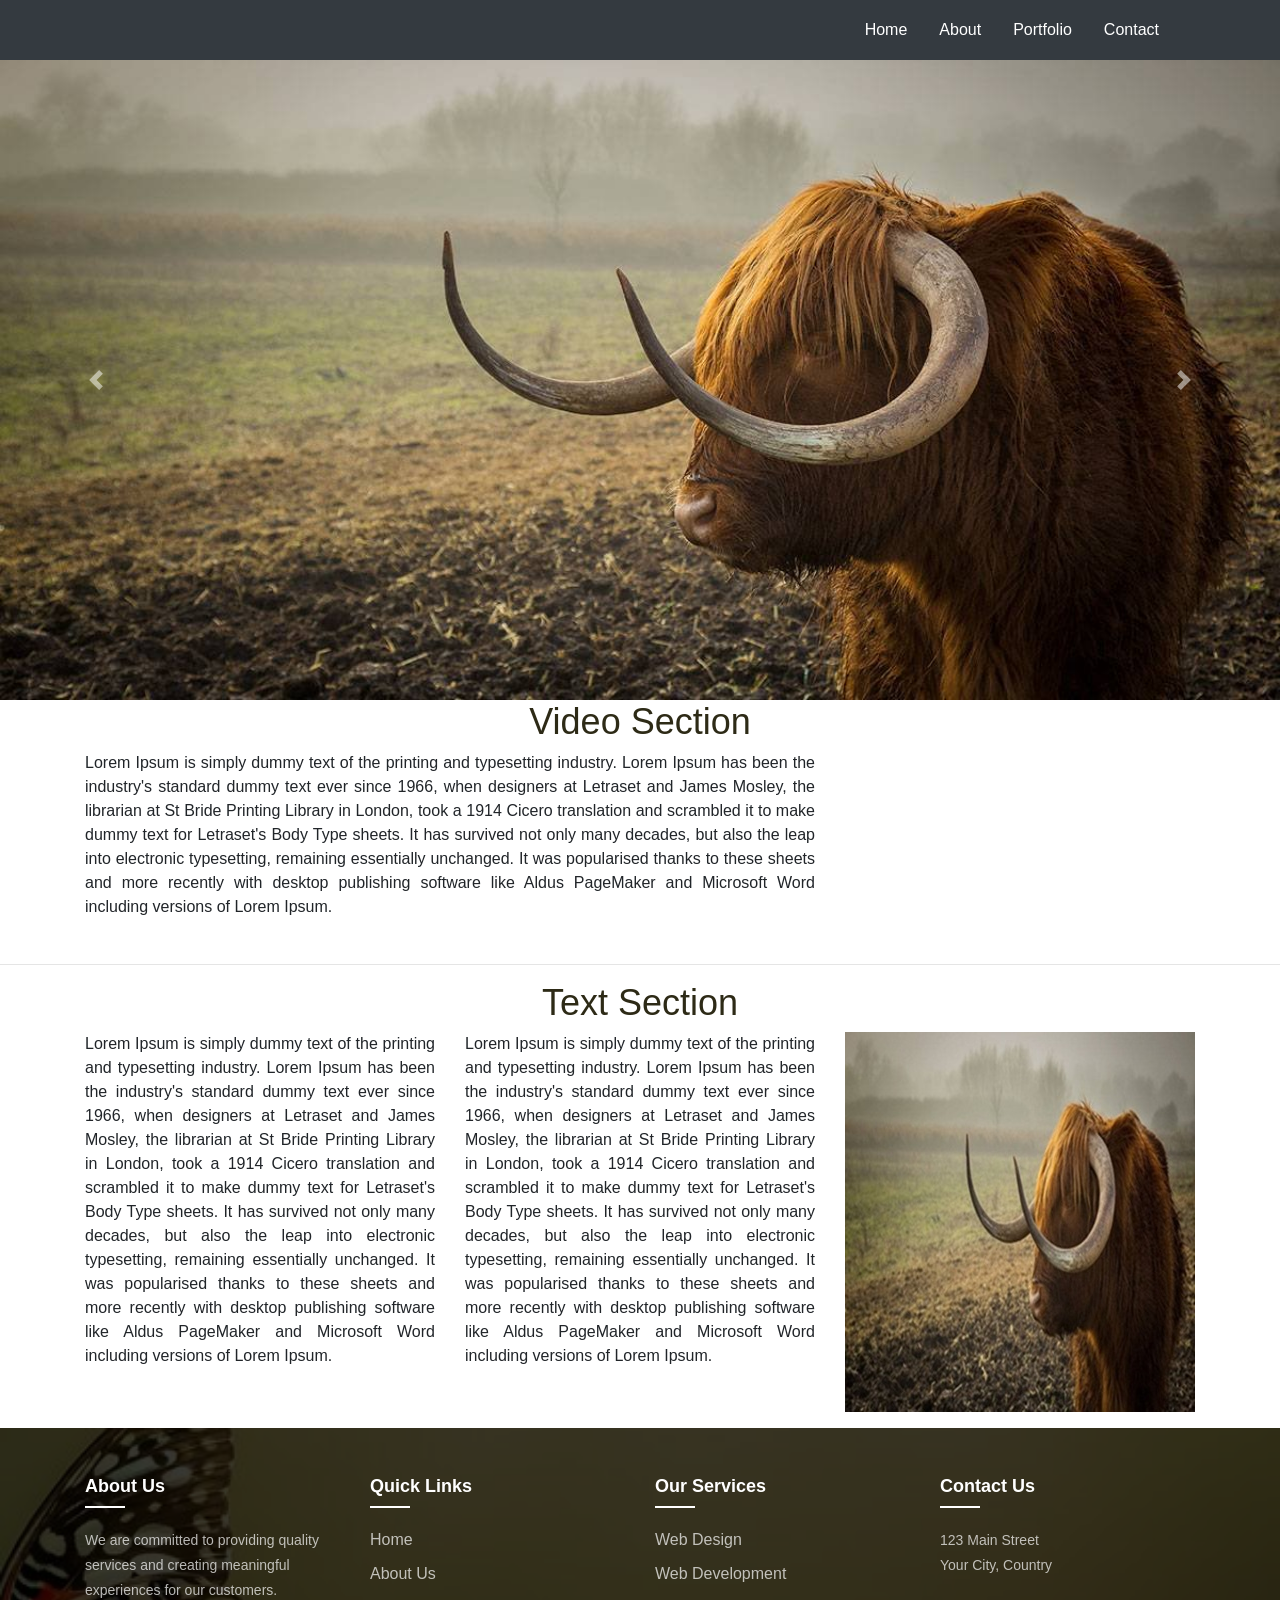
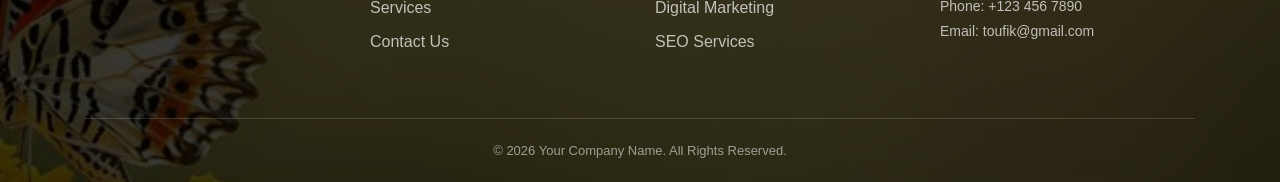
<file: class-6/index.html>
<!doctype html>
<html lang="en">
  <head>
    <!-- Required meta tags -->
    <meta charset="utf-8">
    <meta name="viewport" content="width=device-width, initial-scale=1, shrink-to-fit=no">

    <!-- Bootstrap CSS -->
    <link rel="stylesheet" href="https://cdn.jsdelivr.net/npm/bootstrap@4.1.3/dist/css/bootstrap.min.css" integrity="sha384-MCw98/SFnGE8fJT3GXwEOngsV7Zt27NXFoaoApmYm81iuXoPkFOJwJ8ERdknLPMO" crossorigin="anonymous">

    <title>Hello, world!</title>
	<link rel="stylesheet" href="https://cdn.jsdelivr.net/npm/bootstrap@4.1.3/dist/css/bootstrap.min.css">

	<link rel="stylesheet" href="css/style.css">
  </head>
  <body>
  
  <!--- Menu start -------------->

	
<nav class="bg-dark">
	<div class="container">
	
		<ul class="nav justify-content-end ">
		  <li class="nav-item">
			<a class="nav-link active text-white" href="#">Home</a>
		  </li>
		  <li class="nav-item">
			<a class="nav-link text-white" href="about.php">About</a>
		  </li>
		  <li class="nav-item">
			<a class="nav-link text-white" href="portfolio.php">Portfolio</a>
		  </li>
		  <li class="nav-item">
			<a class="nav-link text-white" href="#">Contact</a>
		  </li>
		</ul>
		
	</div>
</nav>
	  <!--- Menu End -------------->
	
	<!-------- Slider start --------------->
	<div id="carouselExampleControls" class="carousel slide" data-ride="carousel">
	  <div class="carousel-inner">
		<div class="carousel-item active">
		  <img class="d-block w-100" src="img/slider-1.jpg" alt="First slide">
		</div>
		<div class="carousel-item">
		  <img class="d-block w-100" src="img/slider-2.jpg" alt="Second slide">
		</div>
		<div class="carousel-item">
		  <img class="d-block w-100" src="img/slider-3.jpg" alt="Third slide">
		</div>
	  </div>
	  <a class="carousel-control-prev" href="#carouselExampleControls" role="button" data-slide="prev">
		<span class="carousel-control-prev-icon" aria-hidden="true"></span>
		<span class="sr-only">Previous</span>
	  </a>
	  <a class="carousel-control-next" href="#carouselExampleControls" role="button" data-slide="next">
		<span class="carousel-control-next-icon" aria-hidden="true"></span>
		<span class="sr-only">Next</span>
	  </a>
	</div>
	
	
	<!-------- Slider End --------------->
	
	
	<!-------- Video Section Start --------------->
	<section class="container" id="">
	
	
		<div class="row">
			<h2 class="col-md-12 text-center sec-title">Video Section</h2>
		
		</div>
	
		<div class="row">
			<div class="col-md-8"> 
				<p class="jack">
					Lorem Ipsum is simply dummy text of the printing and typesetting industry. Lorem Ipsum has been the industry's standard dummy text ever since 1966, when designers at Letraset and James Mosley, the librarian at St Bride Printing Library in London, took a 1914 Cicero translation and scrambled it to make dummy text for Letraset's Body Type sheets. It has survived not only many decades, but also the leap into electronic typesetting, remaining essentially unchanged. It was popularised thanks to these sheets and more recently with desktop publishing software like Aldus PageMaker and Microsoft Word including versions of Lorem Ipsum.
				
				</p>
			</div>				
			
			<div class="col-md-4"> 
				<div class="embed-responsive embed-responsive-16by9">
				  <iframe class="embed-responsive-item" src="https://www.youtube.com/embed/zpOULjyy-n8?rel=0" allowfullscreen></iframe>
				</div>
			</div>
		
		
		</div> <!-- Row end -->
	
	
	
	
	</section>
	
	<!-------- Video Section End --------------->

	<hr>
	
	<!-------- Text Section Start --------------->
	<section class="container" id="">
	
	
		<div class="row">
			<h2 class="col-md-12 text-center sec-title">Text Section</h2>
		
		</div>
	
		<div class="row">
			<div class="col-md-4"> 
				<p class="jack">
					Lorem Ipsum is simply dummy text of the printing and typesetting industry. Lorem Ipsum has been the industry's standard dummy text ever since 1966, when designers at Letraset and James Mosley, the librarian at St Bride Printing Library in London, took a 1914 Cicero translation and scrambled it to make dummy text for Letraset's Body Type sheets. It has survived not only many decades, but also the leap into electronic typesetting, remaining essentially unchanged. It was popularised thanks to these sheets and more recently with desktop publishing software like Aldus PageMaker and Microsoft Word including versions of Lorem Ipsum.
				
				</p>
			</div>		
			<div class="col-md-4"> 
				<p class="jack">
					Lorem Ipsum is simply dummy text of the printing and typesetting industry. Lorem Ipsum has been the industry's standard dummy text ever since 1966, when designers at Letraset and James Mosley, the librarian at St Bride Printing Library in London, took a 1914 Cicero translation and scrambled it to make dummy text for Letraset's Body Type sheets. It has survived not only many decades, but also the leap into electronic typesetting, remaining essentially unchanged. It was popularised thanks to these sheets and more recently with desktop publishing software like Aldus PageMaker and Microsoft Word including versions of Lorem Ipsum.
				
				</p>
			</div>	
			
			
			<div class="col-md-4"> 
				<p class="jack">
					<img src="img/photo1.jpg"  />
				
				</p>
			</div>
		
		
		</div> <!-- Row end -->
	
	
	
	
	</section>
	
	<!-------- Text Section End --------------->

	
	
	
	<!-------- Footer Start --------------->

<footer class="site-footer">

    <!-- Dark overlay -->
    <div class="footer-overlay"></div>

    <div class="container">

        <div class="row py-5">

            <!-- About -->
            <div class="col-lg-3 col-md-6 mb-4 mb-lg-0">
                <h5>About Us</h5>

                <p>
                    We are committed to providing quality services and
                    creating meaningful experiences for our customers.
                </p>
            </div>

            <!-- Quick Links -->
            <div class="col-lg-3 col-md-6 mb-4 mb-lg-0">
                <h5>Quick Links</h5>

                <ul class="list-unstyled">
                    <li><a href="#">Home</a></li>
                    <li><a href="#">About Us</a></li>
                    <li><a href="#">Services</a></li>
                    <li><a href="#">Contact Us</a></li>
                </ul>
            </div>

            <!-- Services -->
            <div class="col-lg-3 col-md-6 mb-4 mb-lg-0">
                <h5>Our Services</h5>

                <ul class="list-unstyled">
                    <li><a href="#">Web Design</a></li>
                    <li><a href="#">Web Development</a></li>
                    <li><a href="#">Digital Marketing</a></li>
                    <li><a href="#">SEO Services</a></li>
                </ul>
            </div>

            <!-- Contact -->
            <div class="col-lg-3 col-md-6">
                <h5>Contact Us</h5>

                <p>
                    123 Main Street<br>
                    Your City, Country
                </p>

                <p>
                    Phone: +123 456 7890<br>
                    Email: toufik@gmail.com
                </p>
            </div>

        </div>

        <!-- Copyright -->
        <div class="footer-bottom">
            <p class="mb-0">
                &copy; 2026 Your Company Name. All Rights Reserved.
            </p>
        </div>

    </div>
</footer>
	
	<!-------- Footer End --------------->
	
	
	
	
	
	
	
	

    <!-- Optional JavaScript -->
    <!-- jQuery first, then Popper.js, then Bootstrap JS -->
    <script src="https://code.jquery.com/jquery-3.3.1.slim.min.js" integrity="sha384-q8i/X+965DzO0rT7abK41JStQIAqVgRVzpbzo5smXKp4YfRvH+8abtTE1Pi6jizo" crossorigin="anonymous"></script>
    <script src="https://cdn.jsdelivr.net/npm/popper.js@1.14.3/dist/umd/popper.min.js" integrity="sha384-ZMP7rVo3mIykV+2+9J3UJ46jBk0WLaUAdn689aCwoqbBJiSnjAK/l8WvCWPIPm49" crossorigin="anonymous"></script>
    <script src="https://cdn.jsdelivr.net/npm/bootstrap@4.1.3/dist/js/bootstrap.min.js" integrity="sha384-ChfqqxuZUCnJSK3+MXmPNIyE6ZbWh2IMqE241rYiqJxyMiZ6OW/JmZQ5stwEULTy" crossorigin="anonymous"></script>
  </body>
</html>
</file>
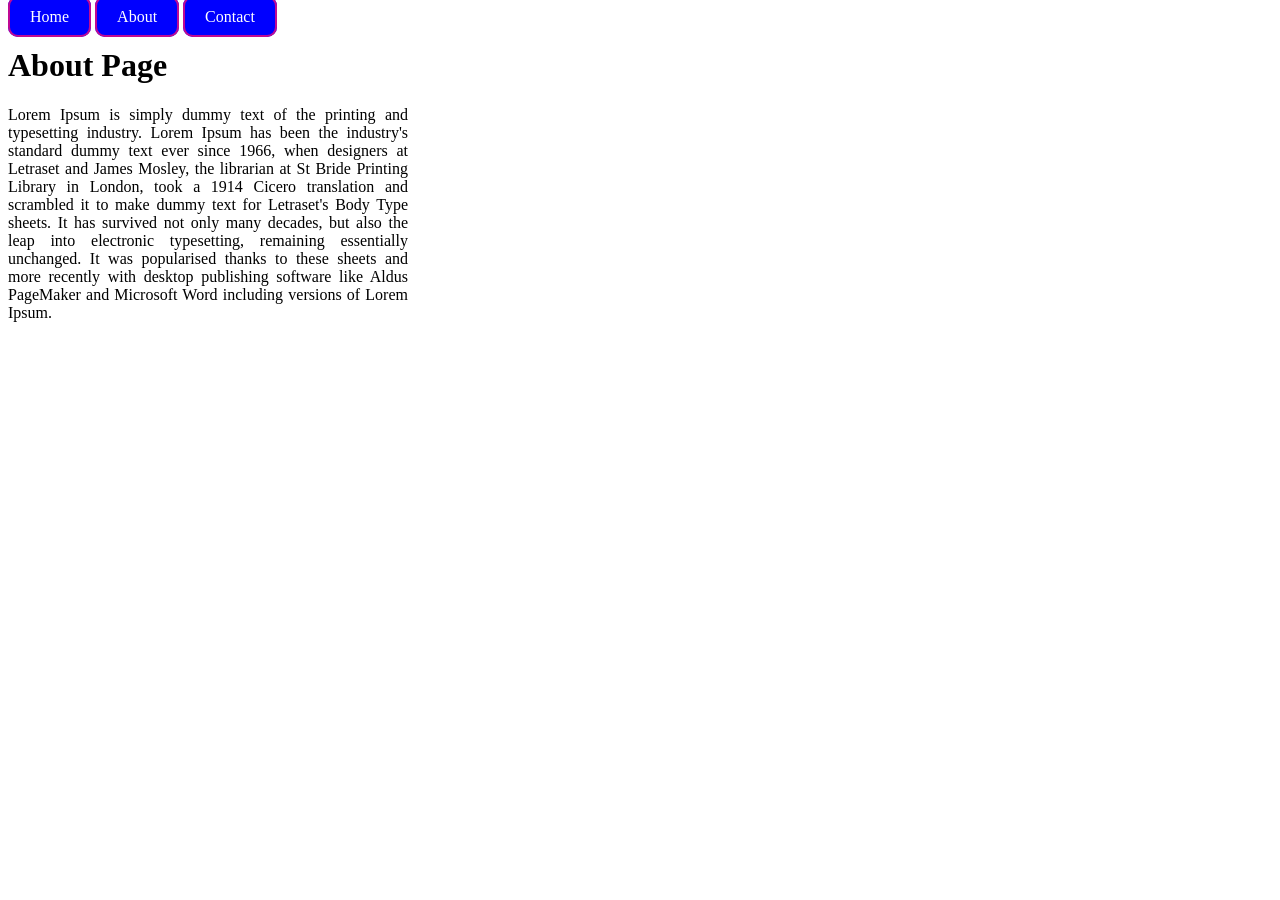
<file: class-2/about.html>
<html>
	<head>
		<title>
			About | Class 2
		</title>
		
		<!-- CSS LINK PAGE URL -->
		<link rel="stylesheet" href="jack.css">
		
	</head>
	
	<body>
	
		<a href="home.html">Home</a>
		<a href="about.html">About</a>
		<a href="contact.html">Contact</a>
		
		
		<h1>About Page</h1>
		<p>
		Lorem Ipsum is simply dummy text of the printing and typesetting industry. Lorem Ipsum has been the industry's standard dummy text ever since 1966, when designers at Letraset and James Mosley, the librarian at St Bride Printing Library in London, took a 1914 Cicero translation and scrambled it to make dummy text for Letraset's Body Type sheets. It has survived not only many decades, but also the leap into electronic typesetting, remaining essentially unchanged. It was popularised thanks to these sheets and more recently with desktop publishing software like Aldus PageMaker and Microsoft Word including versions of Lorem Ipsum.
		</p>
	
	
	
	
	
	
	
	
	
	


	</body>
	
</html>
</file>
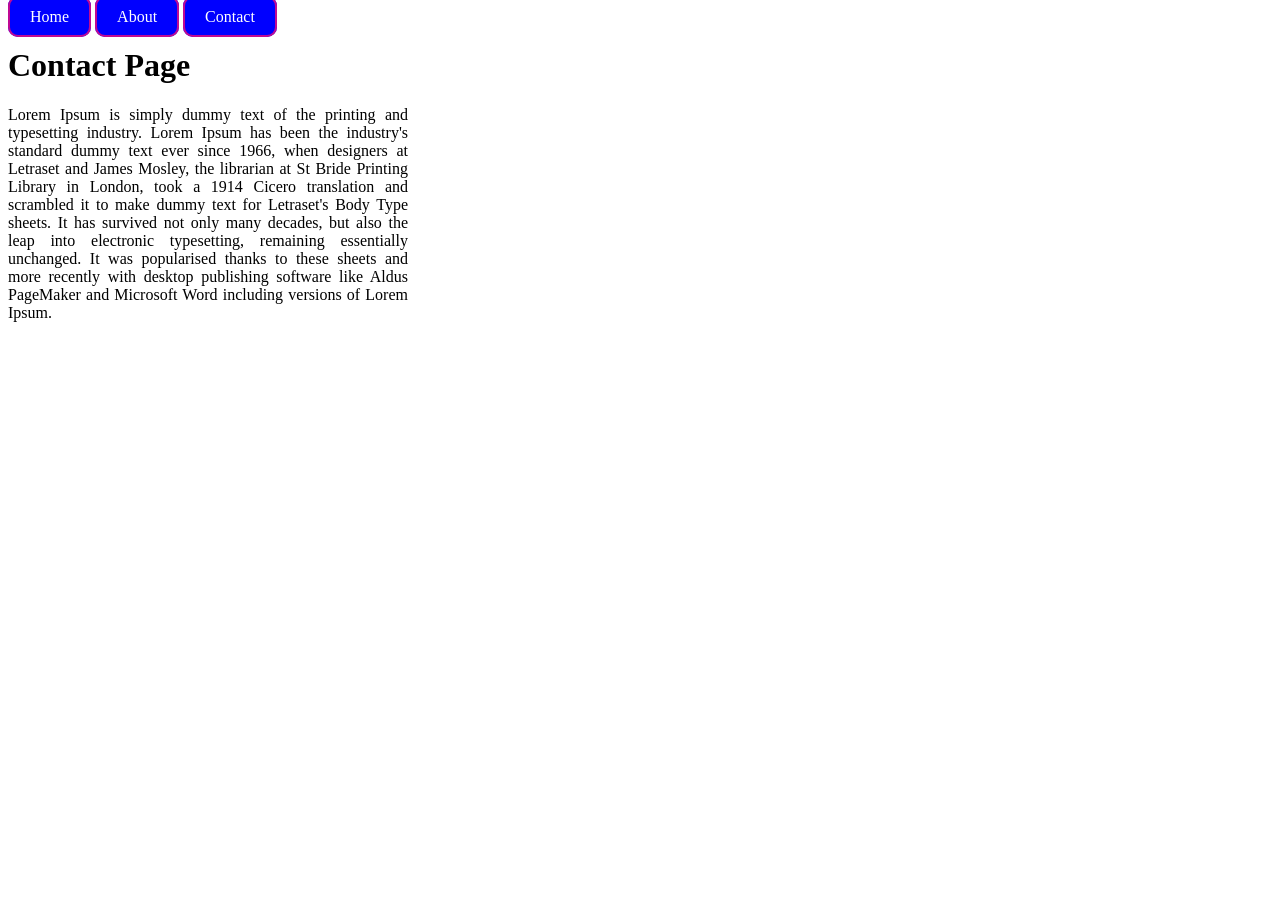
<file: class-2/contact.html>
<html>
	<head>
		<title>
			Contact | Class 2
		</title>
		
		<!-- CSS LINK PAGE URL -->
		<link rel="stylesheet" href="jack.css">
		
	</head>
	
	<body>
	
		<a href="home.html">Home</a>
		<a href="about.html">About</a>
		<a href="contact.html">Contact</a>
		
		
		<h1>Contact Page</h1>
		<p>
		Lorem Ipsum is simply dummy text of the printing and typesetting industry. Lorem Ipsum has been the industry's standard dummy text ever since 1966, when designers at Letraset and James Mosley, the librarian at St Bride Printing Library in London, took a 1914 Cicero translation and scrambled it to make dummy text for Letraset's Body Type sheets. It has survived not only many decades, but also the leap into electronic typesetting, remaining essentially unchanged. It was popularised thanks to these sheets and more recently with desktop publishing software like Aldus PageMaker and Microsoft Word including versions of Lorem Ipsum.
		</p>
	
	
	
	
	
	
	
	
	
	


	</body>
	
</html>
</file>
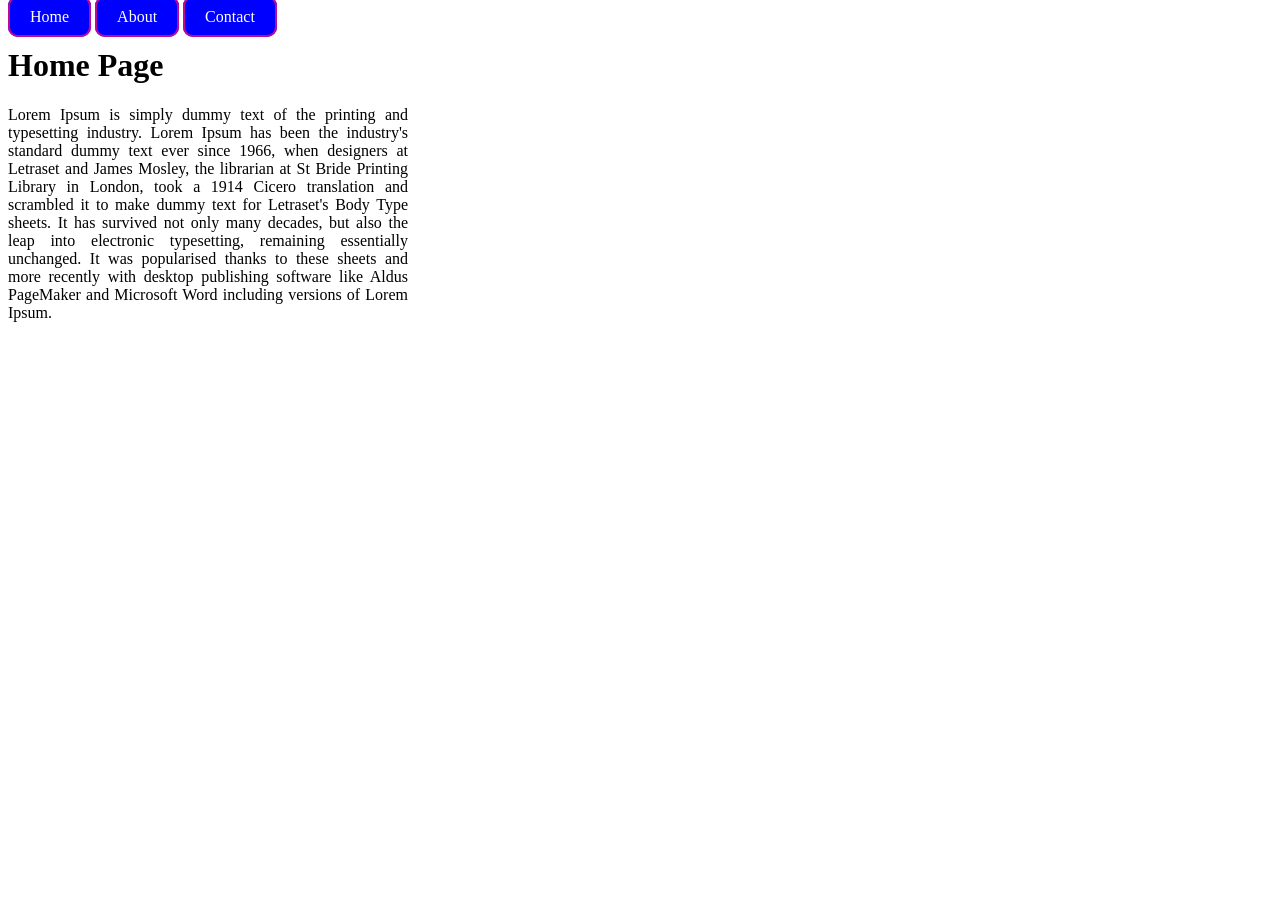
<file: class-2/home.html>
<html>
	<head>
		<title>
			Home | Class 2
		</title>
		
		<!-- CSS LINK PAGE URL -->
		<link rel="stylesheet" href="jack.css">
		
	</head>
	
	<body>
	
		<a href="home.html">Home</a>
		<a href="about.html">About</a>
		<a href="contact.html">Contact</a>
		
		<h1>Home Page</h1>
		<p>
		Lorem Ipsum is simply dummy text of the printing and typesetting industry. Lorem Ipsum has been the industry's standard dummy text ever since 1966, when designers at Letraset and James Mosley, the librarian at St Bride Printing Library in London, took a 1914 Cicero translation and scrambled it to make dummy text for Letraset's Body Type sheets. It has survived not only many decades, but also the leap into electronic typesetting, remaining essentially unchanged. It was popularised thanks to these sheets and more recently with desktop publishing software like Aldus PageMaker and Microsoft Word including versions of Lorem Ipsum.
		</p>
	



	</body>
	
</html>
</file>
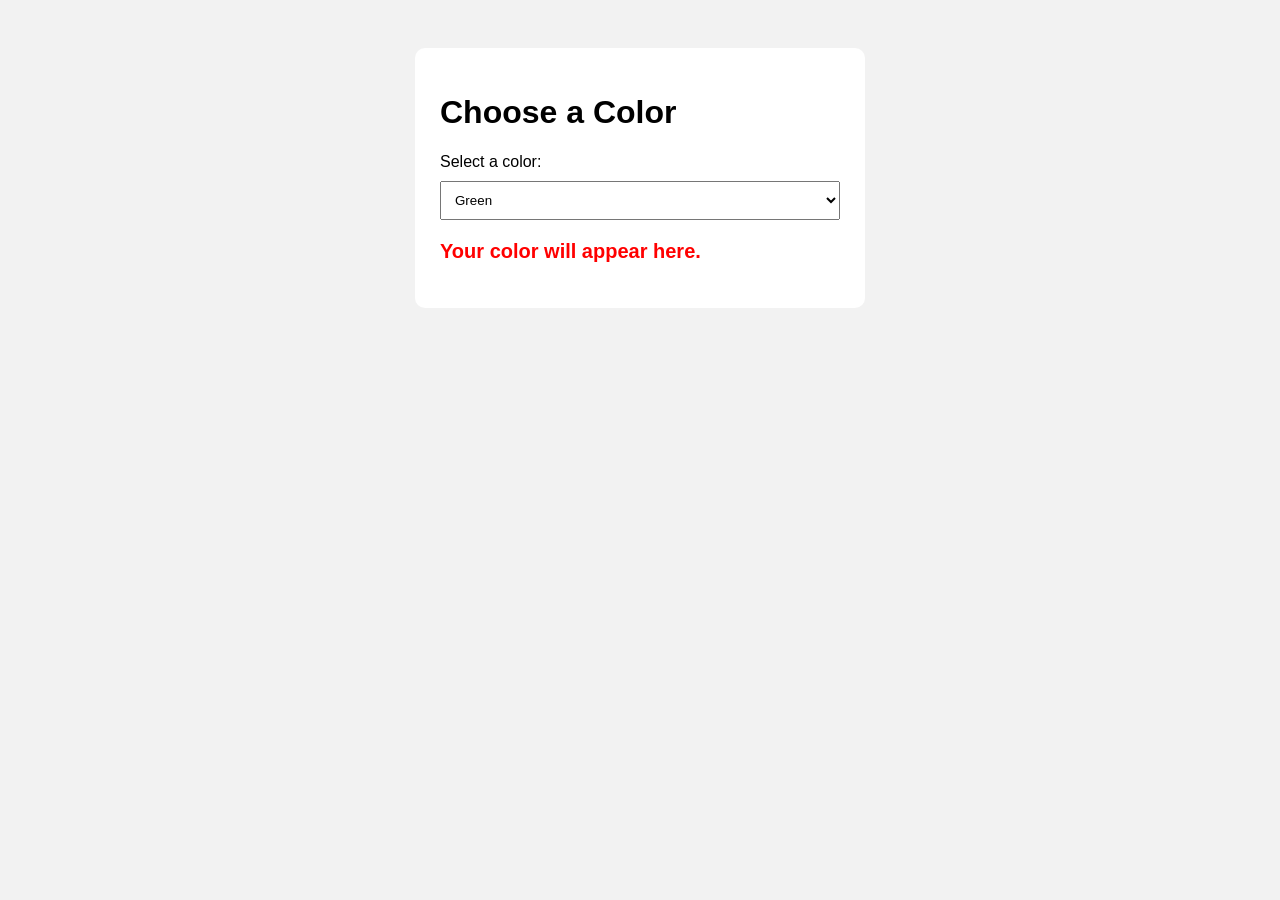
<file: class-3/11111jstest.html>
<!DOCTYPE html>
<html lang="en">
<head>
  <meta charset="UTF-8">
  <meta name="viewport" content="width=device-width, initial-scale=1.0">
  <title>JavaScript Dropdown</title>

  <style>
    body {
      font-family: Arial, sans-serif;
      padding: 40px;
      background-color: #f2f2f2;
    }

    .box {
      max-width: 400px;
      margin: auto;
      padding: 25px;
      background: white;
      border-radius: 10px;
    }

    select {
      width: 100%;
      padding: 10px;
      margin-top: 10px;
    }

    #result {
      margin-top: 20px;
      font-size: 20px;
      font-weight: bold;
    }
	
	#result00
	{
		color: #2774a1;
		font-size: 24px;
		font-family: serif;
		font-weight: 700;
	}
	
	
  </style>
</head>

<body>

  <div class="box">
    <h1>Choose a Color</h1>

    <label for="color">Select a color:</label>

    <select id="color">
      <option value="">-- Choose --</option>
      <option value="red">Red</option>
      <option value="blue" disabled>Blue</option>
      <option value="green" selected>Green</option>
      <option value="purple">Purple</option>
	  
    </select>

    <p id="result">Your color will appear here.</p>
  </div>

  <script>
    let result = document.getElementById("result");
	
	result.style.color = "red";
	
	
	
	
  </script>

</body>
</html>
</file>
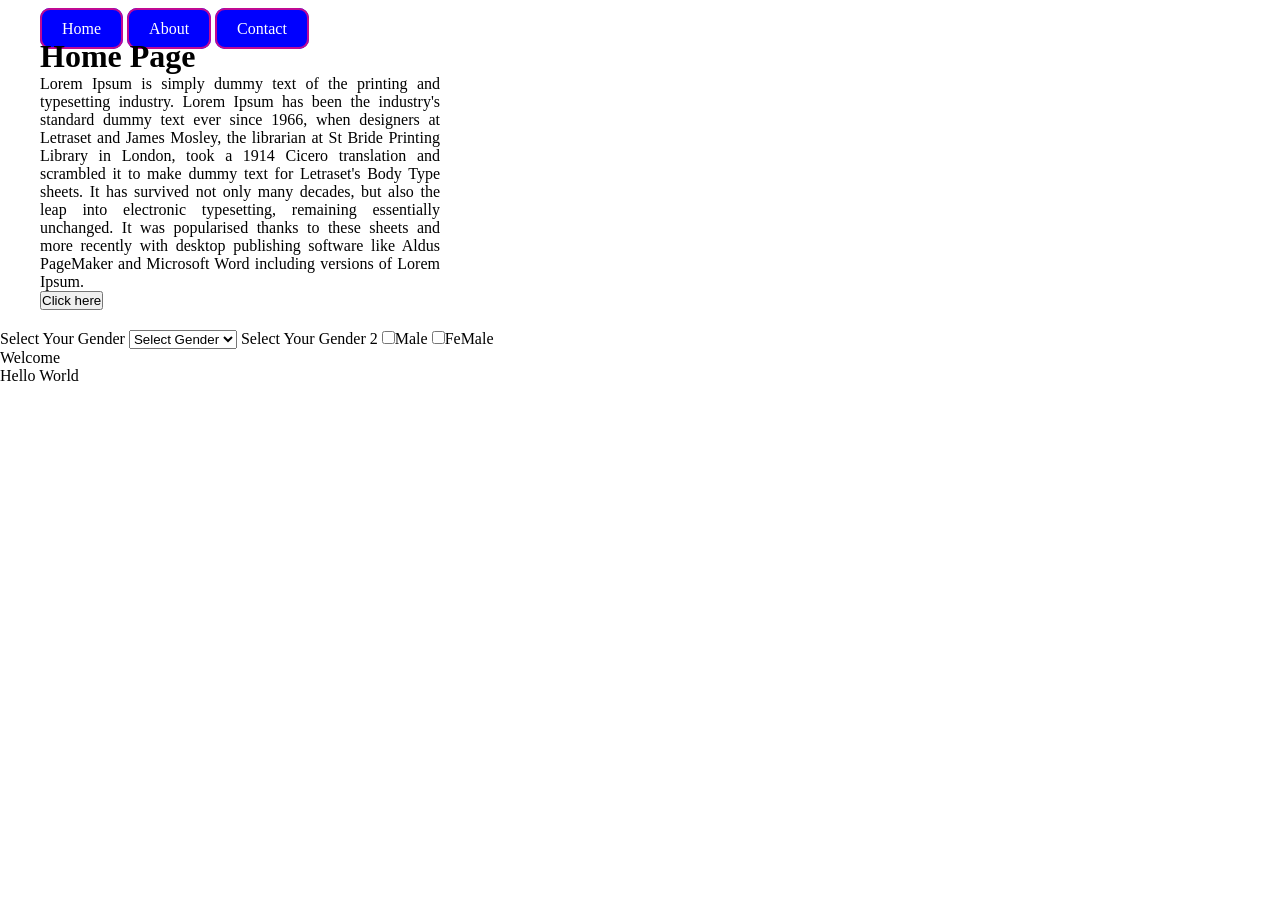
<file: class-3/home.html>
<html>
	<head>
		<title>
			Home | Class 2
		</title>
		
		<!-- CSS LINK PAGE URL -->
		<link rel="stylesheet" href="jack.css">
		
	</head>
	
	<body>
	
		<div id="container">
		
			<a href="home.html">Home</a>
			<a href="about.html">About</a>
			<a href="contact.html">Contact</a>
			
			<h1>Home Page</h1>
			<p>
			Lorem Ipsum is simply dummy text of the printing and typesetting industry. Lorem Ipsum has been the industry's standard dummy text ever since 1966, when designers at Letraset and James Mosley, the librarian at St Bride Printing Library in London, took a 1914 Cicero translation and scrambled it to make dummy text for Letraset's Body Type sheets. It has survived not only many decades, but also the leap into electronic typesetting, remaining essentially unchanged. It was popularised thanks to these sheets and more recently with desktop publishing software like Aldus PageMaker and Microsoft Word including versions of Lorem Ipsum.
			</p>
			
			<button id="ami-btn" onclick="amifunction()">Click here</button>
		
		</div>
		
		<label>Select Your Gender</label>
		<select>
			<option value="">Select Gender</option>
			<option value="BIT">BIT</option>
			<option value="DIT">DIT</option>
		
		
		</select>
		
		
		<label>Select Your Gender 2</label>
		<input type="checkbox">Male
		<input type="checkbox">FeMale
		


		<p id="text">Welcome</p>



		<p id="text2">Hello World</p>


		  

	<script>
		
		
		
		// This is JavaScript Code
		function amifunction(){
		
			document.getElementById("ami-btn").innerHTML = ("Submitted");
		
		
		}
		
		
		document.getElementById("text").textContent = "Hello Jack!";
		
		document.getElementById("text2").style.color = "red";
		
		
		
		// Math calculation
		
		var a = 5 * 4;
		const b = 10;
		let b = 20;
		
		c = a +  b;
		
		console.log("Sum of a and b: " + c);
		

	</script>

	</body>
	
</html>
</file>
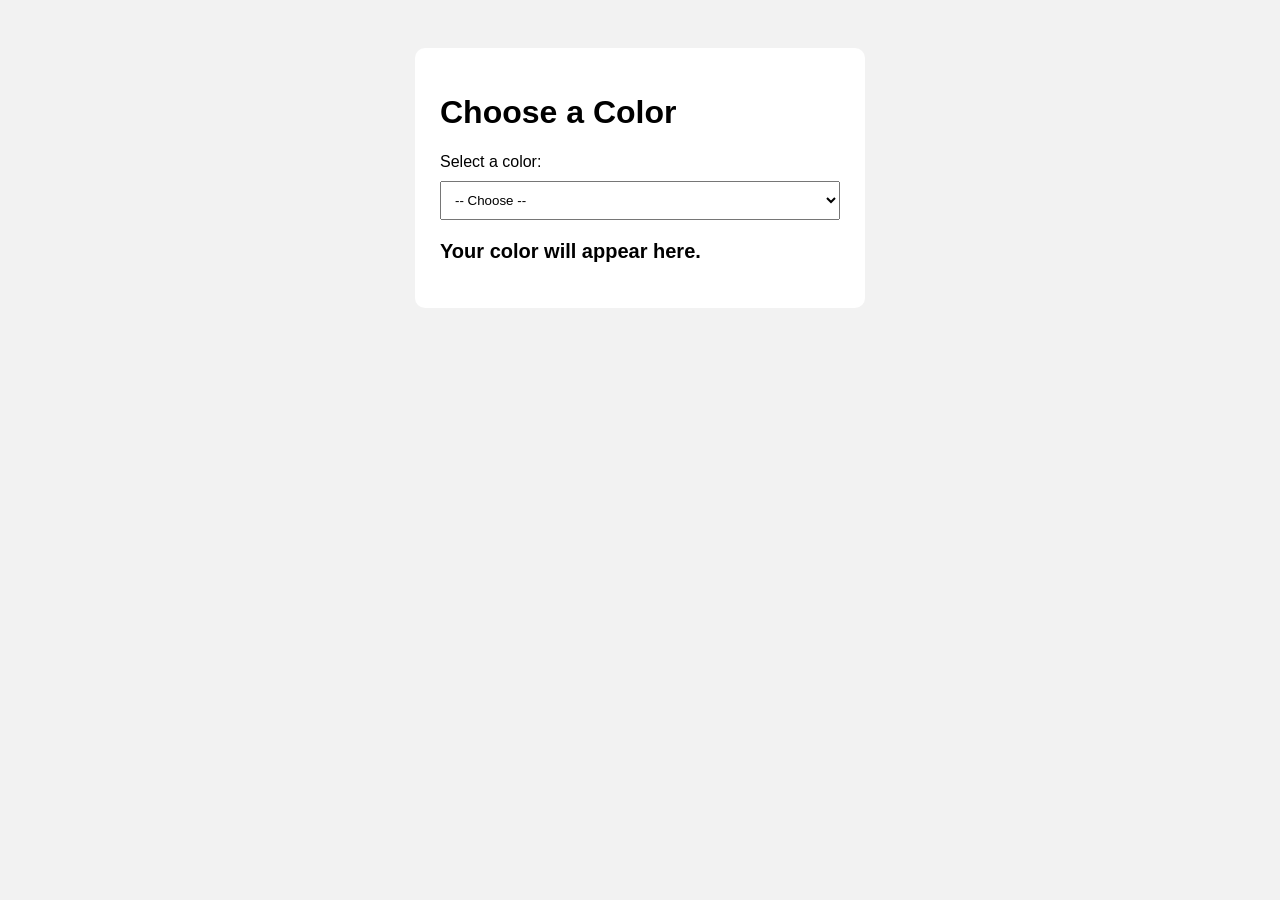
<file: class-3/jstest.html>
<!DOCTYPE html>
<html lang="en">
<head>
  <meta charset="UTF-8">
  <meta name="viewport" content="width=device-width, initial-scale=1.0">
  <title>JavaScript Dropdown</title>

  <style>
    body {
      font-family: Arial, sans-serif;
      padding: 40px;
      background-color: #f2f2f2;
    }

    .box {
      max-width: 400px;
      margin: auto;
      padding: 25px;
      background: white;
      border-radius: 10px;
    }

    select {
      width: 100%;
      padding: 10px;
      margin-top: 10px;
    }

    #result {
      margin-top: 20px;
      font-size: 20px;
      font-weight: bold;
    }
  </style>
</head>

<body>

  <div class="box">
    <h1>Choose a Color</h1>

    <label for="color">Select a color:</label>

    <select id="jack">
      <option value="">-- Choose --</option>
      <option value="blue">Red</option>
      <option value="blue" disabled>Blue</option>
      <option value="green">Green</option>
      <option value="purple">Purple</option>
	  
    </select>

    <p id="result">Your color will appear here.</p>
  </div>

  <script>
    const dropdown = document.getElementById("jack");
    const result = document.getElementById("result");

    dropdown.addEventListener("change", () => {
	
	      const jahin = dropdown.value;

      if (jahin === "") {
        result.textContent = "Please choose a color.";
        result.style.color = "black";
      } else {
        result.textContent = "Tumi necho: " + jahin;
        result.style.color = jahin;
      }
	
	
	
	
	});
  </script>

</body>
</html>
</file>
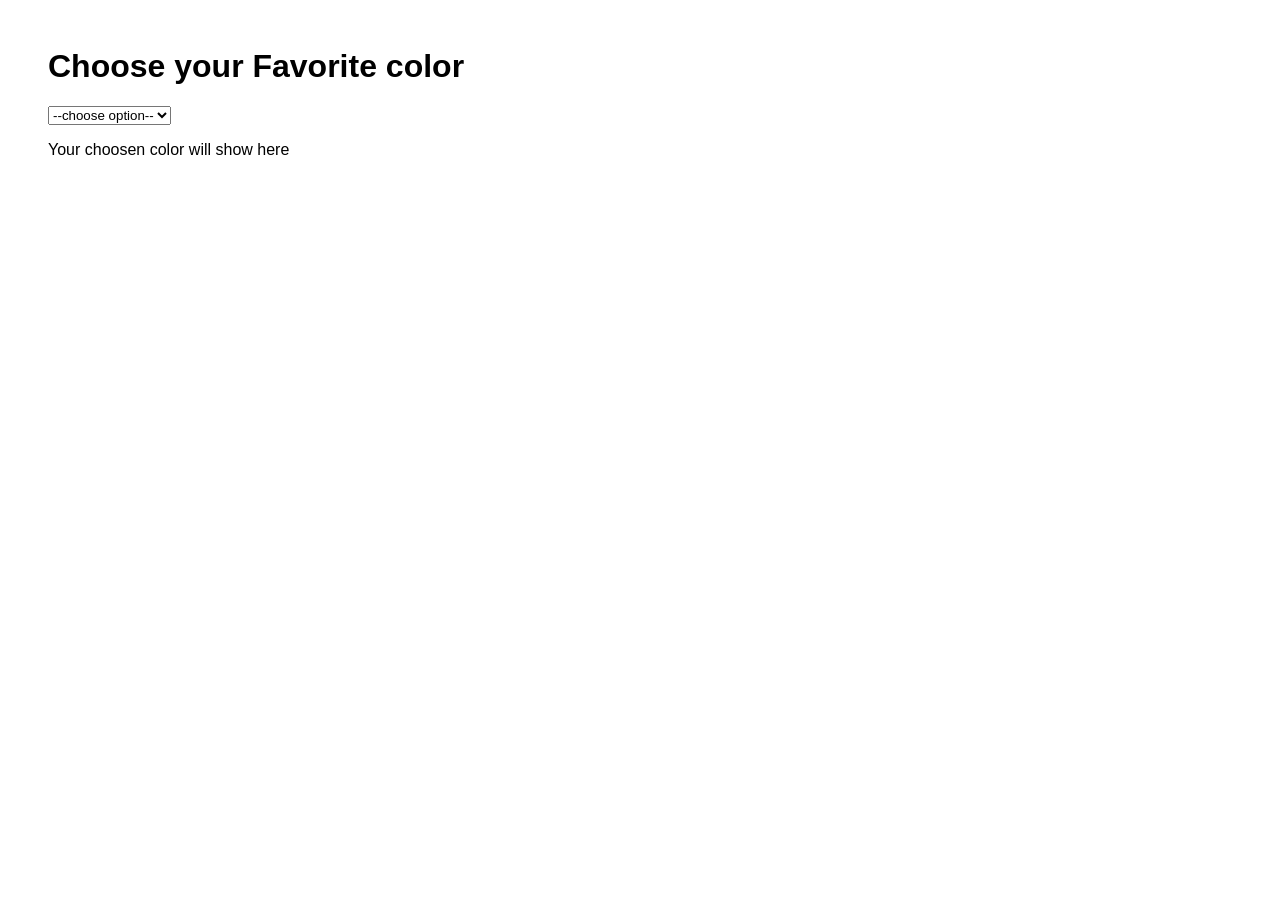
<file: Practice/java.html>
<html>
	<head>
	<title>Lets Try Java</title>
	<style>
	body{
		font-family: "Inter", sans-serif;
		padding: 40px;
		background color;#E0F2FE
		}
		</style>
	
		<div class="box">
		<h1>Choose your Favorite color</h1>
			<select id="color">
			<option value="">--choose option--</option>
			<option value="orange">Orange</option>
			<option value="Black">Black</option>
			<option value="Blue">BlUE</option>
			</select>
			<p id ="result">Your choosen color will show here</p>
		</div>
	<script>
	
	const dropdown = document.getElememtById("color");
	
	









	</script>

	</body>

</html>
</file>
<file: class-4/style.css>
/* =========================================
   GLOBAL
========================================= */

:root {
    --bg: #07111f;
    --bg-soft: #0b1728;
    --card: rgba(255, 255, 255, 0.055);
    --border: rgba(255, 255, 255, 0.09);

    --text: #f8fafc;
    --muted: #94a3b8;

    --primary: #6d7cff;
    --primary-light: #9b8cff;
    --green: #35d39a;

    --radius: 22px;
}

* {
    margin: 0;
    padding: 0;
    box-sizing: border-box;
}

html {
    scroll-behavior: smooth;
}

body {
    font-family: "Inter", sans-serif;
    background: var(--bg);
    color: var(--text);
    line-height: 1.7;
    overflow-x: hidden;
}

a {
    text-decoration: none;
}

section {
    position: relative;
}


/* =========================================
   NAVBAR
========================================= */
li.nav-item {
    background-color: #142b4b;
    border-radius: 14px;
    margin-right: 10px;
    border: 1px solid #ccc;
}

li.nav-item:hover {
    background-color: #234677;
}

.navbar {
    padding: 18px 0;
    transition: all 0.3s ease;
}
.btn-navbar,.nav-link,.navbar{transition:.3s}:root{--bg:#07111f;--bg-soft:#0b1728;--card:rgba(255, 255, 255, 0.055);--border:rgba(255, 255, 255, 0.09);--text:#f8fafc;--muted:#94a3b8;--primary:#6d7cff;--primary-light:#9b8cff;--green:#35d39a;--radius:22px}*{margin:0;padding:0;box-sizing:border-box}html{scroll-behavior:smooth}body{font-family:Inter,sans-serif;background:var(--bg);color:var(--text);line-height:1.7;overflow-x:hidden}a{text-decoration:none}section{position:relative}li.nav-item{background-color:#142b4b;border-radius:14px;margin-right:10px;border:1px solid #ccc}li.nav-item:hover{background-color:#234677}.navbar{padding:18px 0}.navbar.scrolled{background:rgba(7,17,31,.86);backdrop-filter:blur(20px);border-bottom:1px solid rgba(255,255,255,.08)}.footer-brand,.navbar-brand{color:#fff!important;font-size:1.35rem;display:inline-flex;align-items:center;gap:9px}.brand-icon{width:36px;height:36px;border-radius:11px;display:inline-flex;align-items:center;justify-content:center;background:linear-gradient(135deg,var(--primary),var(--primary-light));box-shadow:0 8px 25px rgba(109,124,255,.28)}.nav-link{color:#a9b5c8!important;margin:0 8px}.nav-link:hover{color:#fff!important}.btn-navbar{padding:10px 18px;border-radius:12px;color:#fff;background:rgba(255,255,255,.08);border:1px solid rgba(255,255,255,.1)}.btn-navbar:hover{color:#fff;background:rgba(255,255,255,.13)}.hero-section{min-height:100vh;padding-top:90px;overflow:hidden}.hero-glow{position:absolute;border-radius:50%;filter:blur(100px);pointer-events:none}.glow-one{width:500px;height:500px;background:rgba(79,70,229,.19);top:-180px;right:-80px}.glow-two{width:400px;height:400px;background:rgba(14,165,233,.11);bottom:-150px;left:-180px}.hero-badge{display:inline-flex;align-items:center;gap:10px;padding:7px 13px;border-radius:50px;border:1px solid rgba(109,124,255,.25);background:rgba(109,124,255,.07);color:#c4caff;font-size:.82rem;margin-bottom:25px}.badge-dot{width:7px;height:7px;border-radius:50%;background:var(--green);box-shadow:0 0 10px rgba(53,211,154,.7)}.hero-title{max-width:650px;font-size:clamp(3rem, 6vw, 5.6rem);line-height:1.03;letter-spacing:-.05em;font-weight:800}.hero-title span{display:block;background:linear-gradient(100deg,#fff,#8d98ff,#bc8cff);-webkit-background-clip:text;background-clip:text;color:transparent}.hero-description{max-width:560px;color:var(--muted);font-size:1.08rem;margin-top:25px}.hero-buttons{display:flex;flex-wrap:wrap;gap:12px;margin-top:35px}.btn-primary-custom{display:inline-flex;align-items:center;gap:9px;color:#fff;background:linear-gradient(135deg,#6475ff,#8b76ff);border:none;border-radius:13px;padding:13px 20px;box-shadow:0 12px 30px rgba(100,117,255,.23);transition:.3s}.avatar,.hero-trust{align-items:center;display:flex}.btn-primary-custom:hover{color:#fff;transform:translateY(-2px);box-shadow:0 17px 35px rgba(100,117,255,.32)}.btn-outline-custom{color:#d7deea;border:1px solid rgba(255,255,255,.12);background:rgba(255,255,255,.035);border-radius:13px;padding:13px 20px}.btn-outline-custom:hover{color:#fff;background:rgba(255,255,255,.08)}.hero-trust{gap:16px;margin-top:32px}.avatar-group{display:flex}.avatar{width:35px;height:35px;border-radius:50%;justify-content:center;margin-left:-7px;font-size:.75rem;font-weight:700;border:2px solid var(--bg)}.avatar:first-child{margin-left:0}.avatar-1{background:#6366f1}.avatar-2{background:#22c55e}.avatar-3{background:#f97316}.avatar-4{background:#ec4899}.stars{color:#fbbf24;letter-spacing:2px}.dashboard-wrapper{position:relative;max-width:620px;margin:auto}.dashboard-card{position:relative;padding:24px;border:1px solid rgba(255,255,255,.11);border-radius:24px;background:linear-gradient(145deg,rgba(255,255,255,.08),rgba(255,255,255,.025));box-shadow:0 30px 80px rgba(0,0,0,.38),inset 0 1px 0 rgba(255,255,255,.06);backdrop-filter:blur(20px)}.dashboard-top{display:flex;align-items:center;justify-content:space-between}.dashboard-top small{color:#6f7e94}.dashboard-top h4{margin-top:3px;margin-bottom:0}.dashboard-menu{width:36px;height:36px;display:flex;justify-content:center;align-items:center;border-radius:10px;background:rgba(255,255,255,.05);color:#9ba7ba}.activity-item,.mini-stat-icon{align-items:center;display:flex}.mini-stat{padding:17px;border-radius:16px;background:rgba(255,255,255,.04);border:1px solid rgba(255,255,255,.06)}.mini-stat-icon{width:35px;height:35px;justify-content:center;border-radius:10px;margin-bottom:10px}.mini-stat-icon.blue{background:rgba(99,102,241,.16);color:#8993ff}.mini-stat-icon.purple{background:rgba(168,85,247,.16);color:#bb91ff}.mini-stat span{display:block;color:#77849a;font-size:.75rem}.mini-stat strong{display:inline-block;font-size:1.35rem;margin-right:7px}.positive{color:var(--green)}.activity-card,.chart-card{padding:17px;border-radius:16px;background:rgba(255,255,255,.035);border:1px solid rgba(255,255,255,.06)}.chart-header{display:flex;justify-content:space-between;color:#dce2ec;font-size:.8rem}.chart-period{color:#738096}.chart{height:155px;margin-top:15px;position:relative;background:linear-gradient(to bottom,transparent 24%,rgba(255,255,255,.05) 25%,transparent 26%,transparent 49%,rgba(255,255,255,.05) 50%,transparent 51%,transparent 74%,rgba(255,255,255,.05) 75%,transparent 76%)}.chart-line{position:absolute;width:100%;height:100%;background:linear-gradient(145deg,transparent 17%,rgba(111,125,255,.95) 17.5%,rgba(111,125,255,.95) 18.5%,transparent 19%,transparent 31%,rgba(111,125,255,.95) 31.5%,rgba(111,125,255,.95) 32.5%,transparent 33%,transparent 50%,rgba(111,125,255,.95) 50.5%,rgba(111,125,255,.95) 51.5%,transparent 52%,transparent 69%,rgba(111,125,255,.95) 69.5%,rgba(111,125,255,.95) 70.5%,transparent 71%);border-radius:10px;opacity:.8}.chart-point{width:8px;height:8px;background:#8e9aff;border:2px solid #111d31;border-radius:50%;position:absolute;box-shadow:0 0 10px rgba(142,154,255,.6)}.point-1{left:7%;top:69%}.point-2{left:21%;top:56%}.point-3{left:35%;top:64%}.point-4{left:49%;top:35%}.point-5{left:63%;top:50%}.point-6{left:77%;top:27%}.point-7{left:91%;top:17%}.chart-days{display:flex;justify-content:space-between;color:#657287;font-size:.68rem}.activity-title{color:#dce2ec;font-size:.8rem;margin-bottom:12px}.activity-item{gap:10px;padding:8px 0}.activity-icon{width:30px;height:30px;border-radius:8px;display:flex;align-items:center;justify-content:center;background:rgba(53,211,154,.12);color:var(--green)}.purple-bg{color:#b692ff;background:rgba(168,85,247,.12)}.activity-item div:nth-child(2){flex:1}.activity-item strong{display:block;font-size:.75rem}.activity-item small{display:block;color:#657287;font-size:.66rem}.activity-item>span{color:var(--green);font-size:.68rem}.floating-card{position:absolute;display:flex;align-items:center;gap:10px;padding:13px 15px;border-radius:15px;background:rgba(16,28,48,.88);border:1px solid rgba(255,255,255,.09);box-shadow:0 20px 40px rgba(0,0,0,.26);backdrop-filter:blur(15px);animation:5s ease-in-out infinite floating}.about-mini-card small,.about-mini-card span,.about-mini-card strong,.floating-card small,.floating-card strong{display:block}.floating-card strong{font-size:.75rem}.floating-card small{font-size:.65rem;color:#708097}.floating-success{top:12%;left:-8%}.floating-growth{bottom:8%;right:-7%;animation-delay:-2s}.floating-icon,.growth-icon{width:33px;height:33px;display:flex;justify-content:center;align-items:center;border-radius:9px}.floating-icon{background:rgba(53,211,154,.15);color:var(--green)}.growth-icon{background:rgba(99,102,241,.16);color:#8f99ff}@keyframes floating{0%,100%{transform:translateY(0)}50%{transform:translateY(-8px)}}.trusted-section{padding:55px 0;border-top:1px solid rgba(255,255,255,.05);border-bottom:1px solid rgba(255,255,255,.05)}.trusted-text{text-align:center;color:#556277;font-size:.67rem;letter-spacing:.15em;margin-bottom:25px}.logo-row{display:flex;align-items:center;justify-content:space-between;flex-wrap:wrap;gap:20px;color:#647287;font-size:1.15rem;font-weight:700}.logo-row span{display:flex;align-items:center;gap:8px}.section-padding{padding:110px 0}.section-heading{max-width:690px;margin:auto}.section-label{display:inline-flex;align-items:center;gap:8px;color:#8793ff;font-size:.75rem;font-weight:600;text-transform:uppercase;letter-spacing:.08em}.about-title,.cta-box h2,.section-heading h2,.stat-item h3{letter-spacing:-.04em}.section-label span{display:inline-block;width:22px;height:1px;background:#8793ff}.section-heading h2{margin-top:15px;font-size:clamp(2rem, 4vw, 3.2rem);line-height:1.1}.section-heading p{color:var(--muted);margin-top:15px}.feature-card{height:100%;padding:28px;border-radius:var(--radius);background:rgba(255,255,255,.035);border:1px solid rgba(255,255,255,.07);transition:.35s}.feature-card:hover{transform:translateY(-8px);border-color:rgba(130,140,255,.22);background:rgba(255,255,255,.055);box-shadow:0 25px 50px rgba(0,0,0,.18)}.feature-icon{width:48px;height:48px;border-radius:14px;display:flex;align-items:center;justify-content:center;font-size:1.2rem;margin-bottom:22px}.blue-icon{background:rgba(99,102,241,.13);color:#8a95ff}.purple-icon{background:rgba(168,85,247,.13);color:#c09aff}.green-icon{background:rgba(34,197,94,.13);color:#62dc91}.orange-icon{background:rgba(249,115,22,.13);color:#ffad73}.pink-icon{background:rgba(236,72,153,.13);color:#f98cbd}.cyan-icon{background:rgba(6,182,212,.13);color:#55d9ed}.feature-card h4{font-size:1.1rem}.feature-card p{color:#8190a5;font-size:.89rem}.feature-card a{color:#9aa5ff;font-size:.82rem}.about-section,.pricing-section{background:#081321}.about-visual{position:relative;padding:30px}.about-main-card{padding:26px;border-radius:22px;background:linear-gradient(145deg,rgba(255,255,255,.07),rgba(255,255,255,.025));border:1px solid rgba(255,255,255,.08);box-shadow:0 30px 70px rgba(0,0,0,.25)}.about-card-header{display:flex;justify-content:space-between;align-items:center}.about-card-header small{color:#718096}.about-card-header h5{margin:4px 0 0}.status-badge{color:var(--green);background:rgba(53,211,154,.1);border:1px solid rgba(53,211,154,.15);border-radius:30px;padding:5px 10px;font-size:.68rem}.progress-container{margin-top:28px}.progress-label{display:flex;justify-content:space-between;font-size:.75rem;color:#8490a2;margin-bottom:8px}.task,.task-check.done{display:flex;align-items:center}.progress{height:8px;background:rgba(255,255,255,.06)}.progress-bar{border-radius:10px;background:linear-gradient(90deg,#6475ff,#a27aff)}.task-list{margin-top:25px}.task{gap:12px;padding:11px 0;border-bottom:1px solid rgba(255,255,255,.05);color:#9da8ba;font-size:.82rem}.task:last-child{border-bottom:none}.task-check{width:20px;height:20px;border-radius:7px;border:1px solid #435066}.task-check.done{justify-content:center;border:none;background:#4a61ef;color:#fff}.about-mini-card,.step-icon{display:flex;align-items:center}.about-mini-card{position:absolute;right:0;bottom:0;gap:12px;padding:15px;border-radius:15px;background:#101d31;border:1px solid rgba(255,255,255,.1);box-shadow:0 20px 40px rgba(0,0,0,.35)}.mini-icon{width:40px;height:40px;display:flex;justify-content:center;align-items:center;border-radius:11px;color:#61dc9c;background:rgba(53,211,154,.12)}.about-mini-card small{color:#708097;font-size:.67rem}.about-mini-card strong,.step-card h4{font-size:1rem}.about-mini-card span{color:var(--green);font-size:.65rem}.about-title{margin:15px 0;font-size:clamp(2.2rem, 4vw, 3.5rem);line-height:1.05}.about-text{color:#8794a8;max-width:560px}.about-list{margin-top:30px}.about-list-item{display:flex;gap:14px;margin-bottom:21px}.check-circle{flex-shrink:0;width:26px;height:26px;border-radius:50%;display:flex;align-items:center;justify-content:center;color:#6ce1a5;background:rgba(53,211,154,.11)}.about-list-item strong{font-size:.9rem}.about-list-item p{margin:4px 0 0;color:#748297;font-size:.8rem}.stats-section{padding:70px 0;background:linear-gradient(90deg,#0d1830,#11172d,#0d1830);border-top:1px solid rgba(255,255,255,.05);border-bottom:1px solid rgba(255,255,255,.05)}.stat-item h3{font-size:2.8rem}.stat-item span{color:#6f7d91;font-size:.8rem}.step-card{position:relative;height:100%;padding:30px;border:1px solid rgba(255,255,255,.07);border-radius:var(--radius);background:rgba(255,255,255,.03)}.step-number{position:absolute;right:22px;top:18px;font-size:.72rem;color:#55647a}.step-icon{width:48px;height:48px;justify-content:center;border-radius:13px;color:#93a0ff;background:rgba(99,102,241,.12);margin-bottom:20px}.step-card p{color:#7e8b9f;font-size:.82rem}.pricing-card{position:relative;height:100%;padding:30px;border-radius:22px;background:rgba(255,255,255,.03);border:1px solid rgba(255,255,255,.08)}.pricing-card.popular{border-color:rgba(112,126,255,.45);background:linear-gradient(145deg,rgba(101,116,255,.1),rgba(255,255,255,.03));box-shadow:0 30px 70px rgba(76,88,200,.13)}.popular-badge{position:absolute;top:-12px;right:24px;color:#fff;background:linear-gradient(90deg,#6575ff,#9b79ff);border-radius:50px;padding:5px 10px;font-size:.65rem}.pricing-card h4{font-size:1.15rem}.pricing-description{min-height:50px;color:#758399;font-size:.78rem}.price{font-size:3rem;font-weight:800;letter-spacing:-.05em;margin:10px 0 20px}.price span{font-size:.75rem;color:#69778b;font-weight:400}.pricing-btn{width:100%;padding:12px;color:#dce2ec;border:1px solid rgba(255,255,255,.1);border-radius:12px}.pricing-btn:hover{color:#fff;background:rgba(255,255,255,.07)}.pricing-card hr{border-color:rgba(255,255,255,.08);margin:28px 0}.included{color:#d3d9e4;font-size:.75rem}.pricing-features{display:grid;gap:12px}.pricing-features span{color:#7d8ba0;font-size:.77rem}.pricing-features i{color:var(--green);margin-right:8px}.testimonial-section{padding-top:90px}.testimonial-box{max-width:850px;margin:auto;text-align:center;padding:55px 30px;border-radius:25px;background:radial-gradient(circle at top,rgba(111,125,255,.12),transparent 55%),rgba(255,255,255,.025);border:1px solid rgba(255,255,255,.07)}.quote-icon{color:#7f8cff;font-size:2rem}.testimonial-text{margin:15px auto 25px;max-width:720px;font-size:clamp(1.3rem, 3vw, 1.9rem);line-height:1.45;letter-spacing:-.02em}.testimonial-person{display:inline-flex;align-items:center;gap:12px}.person-avatar{width:42px;height:42px;display:flex;justify-content:center;align-items:center;border-radius:50%;background:linear-gradient(135deg,#6475ff,#a479ff);font-size:.72rem;font-weight:700}.testimonial-person span,.testimonial-person strong{display:block;text-align:left}.testimonial-person strong{font-size:.78rem}.testimonial-person span{color:#69768a;font-size:.65rem}.faq-wrapper{max-width:820px}.accordion-item{margin-bottom:12px;border:1px solid rgba(255,255,255,.07)!important;border-radius:14px!important;overflow:hidden;background:rgba(255,255,255,.03)!important}.accordion-button{background:0 0!important;color:#e8ecf4!important;box-shadow:none!important;font-size:.9rem;padding:20px}.accordion-button::after{filter:invert(1);opacity:.5}.accordion-body{color:#7f8da1;font-size:.8rem;padding:0 20px 20px}.cta-section{padding:40px 0 110px}.cta-box{position:relative;overflow:hidden;padding:80px 30px;text-align:center;border-radius:28px;background:radial-gradient(circle at 50% 0,rgba(117,129,255,.28),transparent 52%),linear-gradient(135deg,#101b3b,#161d41);border:1px solid rgba(135,145,255,.18)}.cta-glow{position:absolute;width:400px;height:400px;border-radius:50%;background:rgba(139,92,246,.14);filter:blur(100px);top:-220px;left:50%;transform:translateX(-50%)}.cta-box h2{margin-top:15px;font-size:clamp(2rem, 4vw, 3.3rem)}.cta-box p{color:#8c99af}.btn-light-custom{margin-top:15px;padding:13px 21px;color:#0b1220;background:#fff;border-radius:12px;display:inline-flex;align-items:center;gap:8px;transition:.3s}.btn-light-custom:hover{color:#0b1220;transform:translateY(-2px);box-shadow:0 12px 25px rgba(255,255,255,.14)}.footer{padding:80px 0 30px;border-top:1px solid rgba(255,255,255,.06)}.footer>.container>.row{align-items:flex-start}.footer-brand{margin-bottom:15px}.footer p{max-width:350px;color:#6f7d91;font-size:.8rem}.footer h5{margin-bottom:18px;font-size:.82rem}.footer a:not(.footer-brand){display:block;margin-bottom:10px;color:#6f7d91;font-size:.75rem}.footer a:not(.footer-brand):hover{color:#fff}.social-links{display:flex;gap:9px;margin-top:18px}.social-links a{width:35px;height:35px;display:flex!important;justify-content:center;align-items:center;margin:0!important;border-radius:10px;background:rgba(255,255,255,.05)}.footer hr{border-color:rgba(255,255,255,.06);margin:55px 0 25px}.footer-bottom{display:flex;justify-content:space-between;gap:20px;color:#556277;font-size:.68rem}@media (max-width:991px){.navbar{background:rgba(7,17,31,.9);backdrop-filter:blur(18px)}.navbar-collapse{margin-top:15px;padding:15px;border-radius:16px;background:#0c1829;border:1px solid rgba(255,255,255,.06)}.nav-link{padding:10px 0}.btn-navbar{display:inline-block;margin-top:10px}.hero-section .row{padding-top:40px}.dashboard-wrapper{margin-top:30px}.floating-success{left:-2%}.floating-growth{right:-2%}.about-visual{padding:10px;margin-bottom:30px}.about-mini-card{right:0}}@media (max-width:575px){.section-padding{padding:80px 0}.hero-title{font-size:3rem}.hero-description{font-size:.95rem}.footer-bottom,.hero-buttons{flex-direction:column}.hero-buttons a{width:100%;justify-content:center}.dashboard-card{padding:15px}.floating-card{transform:scale(.8)}.floating-success{left:-20px}.floating-growth{right:-20px}.logo-row{justify-content:center}.about-mini-card{transform:scale(.9);right:-10px}}
</file>
<file: class-5/css/style.css>
/* General */
body {
    margin: 0;
    padding: 0;
    font-family: Arial, sans-serif;
    background-color: #fff !important;
}

/* Navigation Menu */
.nav {
    padding: 10px 20px;
}

.nav-link {
    transition: 0.3s;
}

.nav-link:hover {
    color: #ffc107 ;
}

/*  ================================
Video Style 
====================================
*/

.sec-title {
    color: #2d2a16;
    font-size: 36px;
}


p.jack {
	text-align:justify;
	
}





/*  ================================
Footer Style 
====================================
*/
.site-footer {
    position: relative;
    background-image: url("../img/footer-bg.jpg");
    background-size: cover;
    background-position: center;
    background-repeat: no-repeat;
    color: #fff;
}

/* Dark transparent layer */
.footer-overlay {
    position: absolute;
    top: 0;
    right: 0;
    bottom: 0;
    left: 0;
    background: rgba(0, 0, 0, 0.78);
}

/* Keep content above overlay */
.site-footer .container {
    position: relative;
    z-index: 2;
}

/* Footer headings */
.site-footer h5 {
    color: #fff;
    font-size: 18px;
    font-weight: 600;
    margin-bottom: 20px;
    padding-bottom: 10px;
    position: relative;
}

.site-footer h5:after {
    content: "";
    position: absolute;
    left: 0;
    bottom: 0;
    width: 40px;
    height: 2px;
    background: #fff;
}

/* Paragraph text */
.site-footer p {
    color: rgba(255, 255, 255, 0.7);
    font-size: 14px;
    line-height: 1.8;
}

/* Links */
.site-footer ul li {
    margin-bottom: 10px;
}

.site-footer ul li a {
    color: rgba(255, 255, 255, 0.7);
    text-decoration: none;
    transition: all 0.3s ease;
}

.site-footer ul li a:hover {
    color: #fff;
    padding-left: 5px;
}

/* Copyright */
.footer-bottom {
    border-top: 1px solid rgba(255, 255, 255, 0.15);
    padding: 20px 0;
    text-align: center;
}

.footer-bottom p {
    margin: 0;
    color: rgba(255, 255, 255, 0.55);
    font-size: 13px;
}

/* Mobile */
@media (max-width: 767px) {

    .site-footer {
        text-align: center;
    }

    .site-footer h5:after {
        left: 50%;
        transform: translateX(-50%);
    }
}
</file>
<file: class-6/css/style.css>
/* General */
body {
    margin: 0;
    padding: 0;
    font-family: Arial, sans-serif;
    background-color: #fff !important;
}

/* Navigation Menu */
.nav {
    padding: 10px 20px;
}

.nav-link {
    transition: 0.3s;
}

.nav-link:hover {
    color: #ffc107 ;
}

/*  ================================
Video Style 
====================================
*/

.sec-title {
    color: #2d2a16;
    font-size: 36px;
}


p.jack {
	text-align:justify;
	
}





/*  ================================
Footer Style 
====================================
*/
.site-footer {
    position: relative;
    background-image: url("../img/footer-bg.jpg");
    background-size: cover;
    background-position: center;
    background-repeat: no-repeat;
    color: #fff;
}

/* Dark transparent layer */
.footer-overlay {
    position: absolute;
    top: 0;
    right: 0;
    bottom: 0;
    left: 0;
    background: rgba(0, 0, 0, 0.78);
}

/* Keep content above overlay */
.site-footer .container {
    position: relative;
    z-index: 2;
}

/* Footer headings */
.site-footer h5 {
    color: #fff;
    font-size: 18px;
    font-weight: 600;
    margin-bottom: 20px;
    padding-bottom: 10px;
    position: relative;
}

.site-footer h5:after {
    content: "";
    position: absolute;
    left: 0;
    bottom: 0;
    width: 40px;
    height: 2px;
    background: #fff;
}

/* Paragraph text */
.site-footer p {
    color: rgba(255, 255, 255, 0.7);
    font-size: 14px;
    line-height: 1.8;
}

/* Links */
.site-footer ul li {
    margin-bottom: 10px;
}

.site-footer ul li a {
    color: rgba(255, 255, 255, 0.7);
    text-decoration: none;
    transition: all 0.3s ease;
}

.site-footer ul li a:hover {
    color: #fff;
    padding-left: 5px;
}

/* Copyright */
.footer-bottom {
    border-top: 1px solid rgba(255, 255, 255, 0.15);
    padding: 20px 0;
    text-align: center;
}

.footer-bottom p {
    margin: 0;
    color: rgba(255, 255, 255, 0.55);
    font-size: 13px;
}

/* Mobile */
@media (max-width: 767px) {

    .site-footer {
        text-align: center;
    }

    .site-footer h5:after {
        left: 50%;
        transform: translateX(-50%);
    }
}

/* About Section */
.about-section {
    background: #222;
    min-height: 100vh;
    padding: 45px 0;
    display: flex;
    align-items: center;
}

.about-section .container {
    max-width: 1540px;
}

.about-image img {
    width: 100%;
    height: 775px;
    object-fit: cover;
    border-radius: 4px;
}

.about-content {
    padding-left: 25px;
    color: white;
}

.about-content h1 {
    font-size: 62px;
    line-height: 1.25;
    font-weight: 400;
    margin-bottom: 30px;
}

.about-content h1 span {
    color: #b78bc9;
}

.about-content p {
    font-size: 21px;
    line-height: 1.5;
    margin-bottom: 30px;
    color: #f1f1f1;
}

.journey-btn {
    display: inline-block;
    padding: 18px 38px;
    border: 2px solid #6a5acd;
    border-radius: 35px;
    color: white;
    text-decoration: none;
    font-size: 20px;
    transition: 0.3s;
}

.journey-btn:hover {
    color: white;
    text-decoration: none;
    background: #6a5acd;
}


/* Responsive */
@media (max-width: 992px) {

    .about-section {
        padding: 40px 0;
    }

    .about-image img {
        height: 550px;
    }

    .about-content {
        padding-left: 0;
        padding-top: 30px;
    }

    .about-content h1 {
        font-size: 45px;
    }

    .about-content p {
        font-size: 18px;
    }
}

@media (max-width: 576px) {

    .about-image img {
        height: 400px;
    }

    .about-content h1 {
        font-size: 35px;
    }

    .about-content p {
        font-size: 17px;
    }
</file>
<file: class-2/jack.css>
a {
    color: white;
    text-decoration: none;
    background-color: blue;
	
	/*
	padding-left: 20px;
	padding-right: 20px;
	padding-top: 10px;
	padding-bottom: 10px; */
    padding: 10px 20px;
	
    border-radius: 10px;
	border: 2px solid #c00993;
}

a:hover {
	background-color: yellow;
	color: black;
	
}

p {
    width: 400px;
	text-align:justify;
}
</file>
<file: class-3/jack.css>
*{
	margin:0;
	padding:0;
	
	
}

#container{
	margin:20px 40px;;
	
}
a {
    color: white;
    text-decoration: none;
    background-color: blue;
	
	/*
	padding-left: 20px;
	padding-right: 20px;
	padding-top: 10px;
	padding-bottom: 10px; */
	
    padding: 10px 20px;
	
    border-radius: 10px;
	border: 2px solid #c00993;
}

a:hover {
	background-color: yellow;
	color: black;
	
}

p {
    width: 400px;
	text-align:justify;
}
</file>
